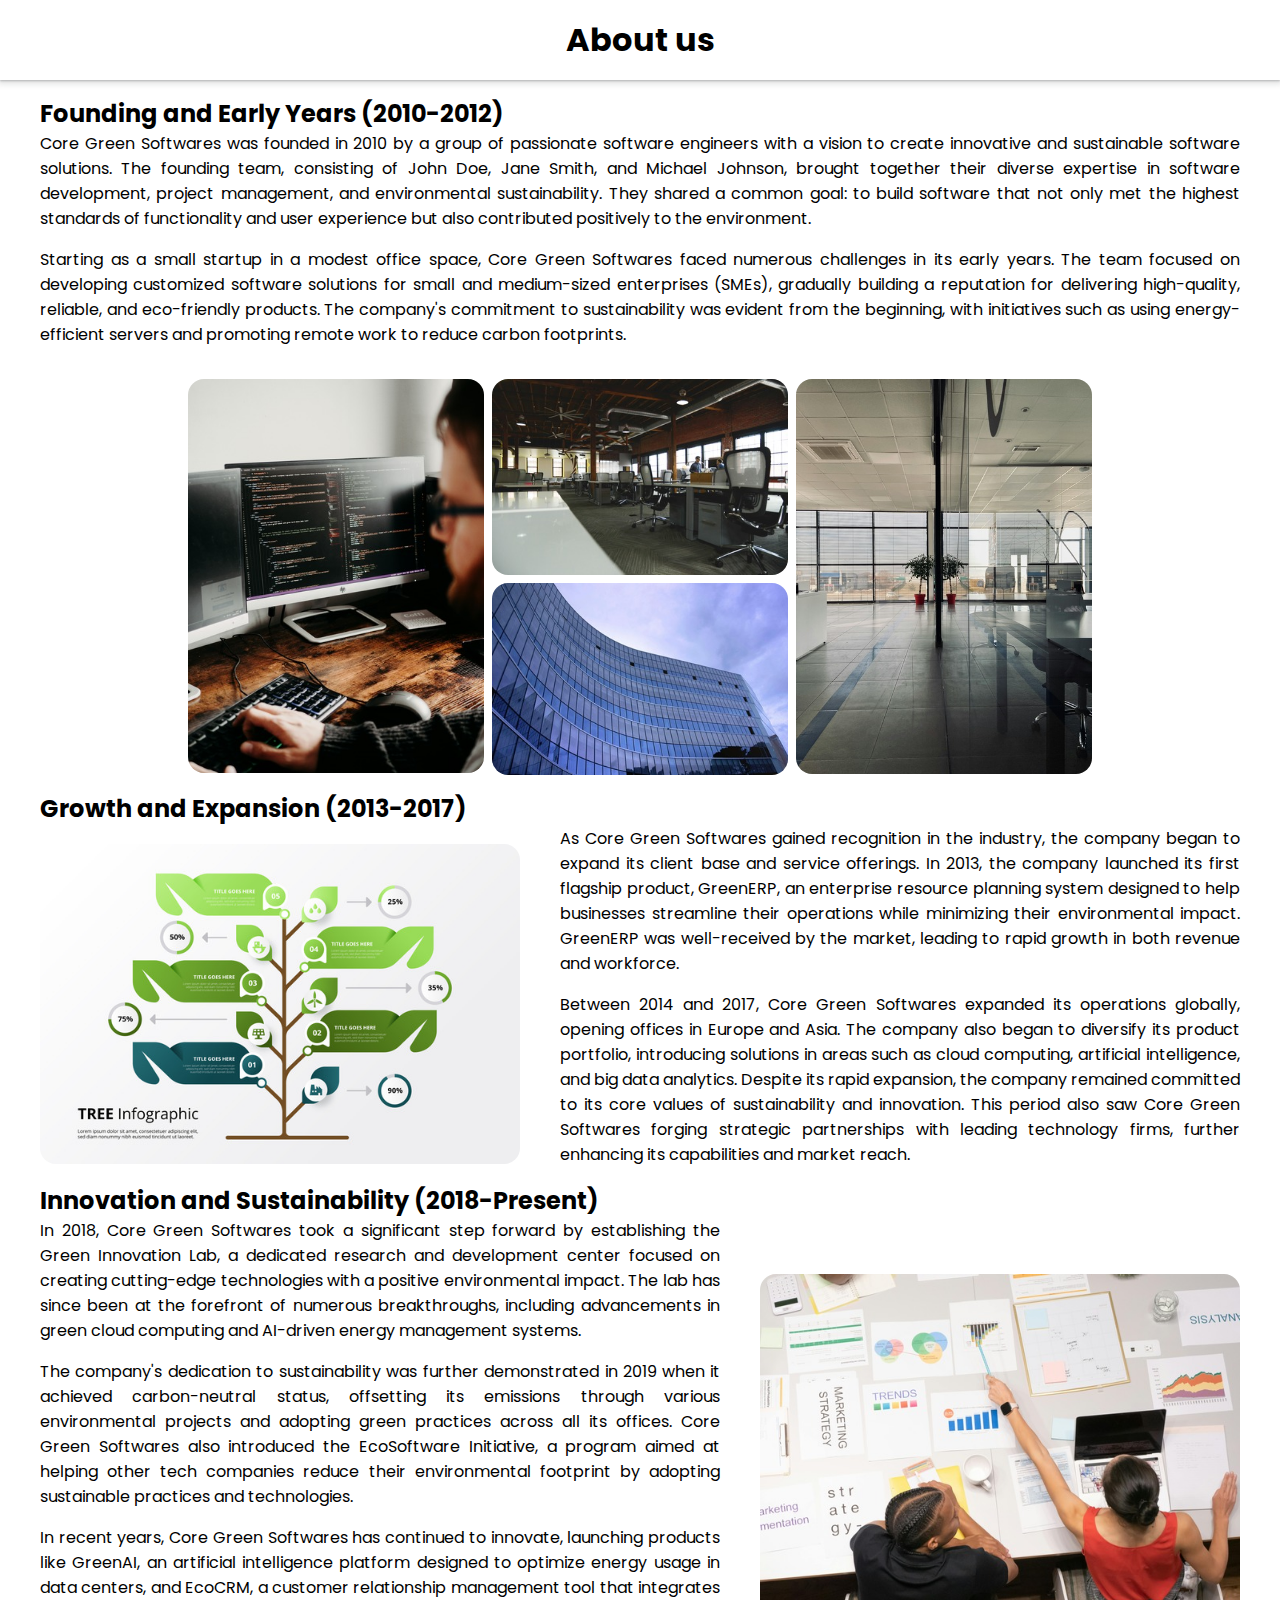
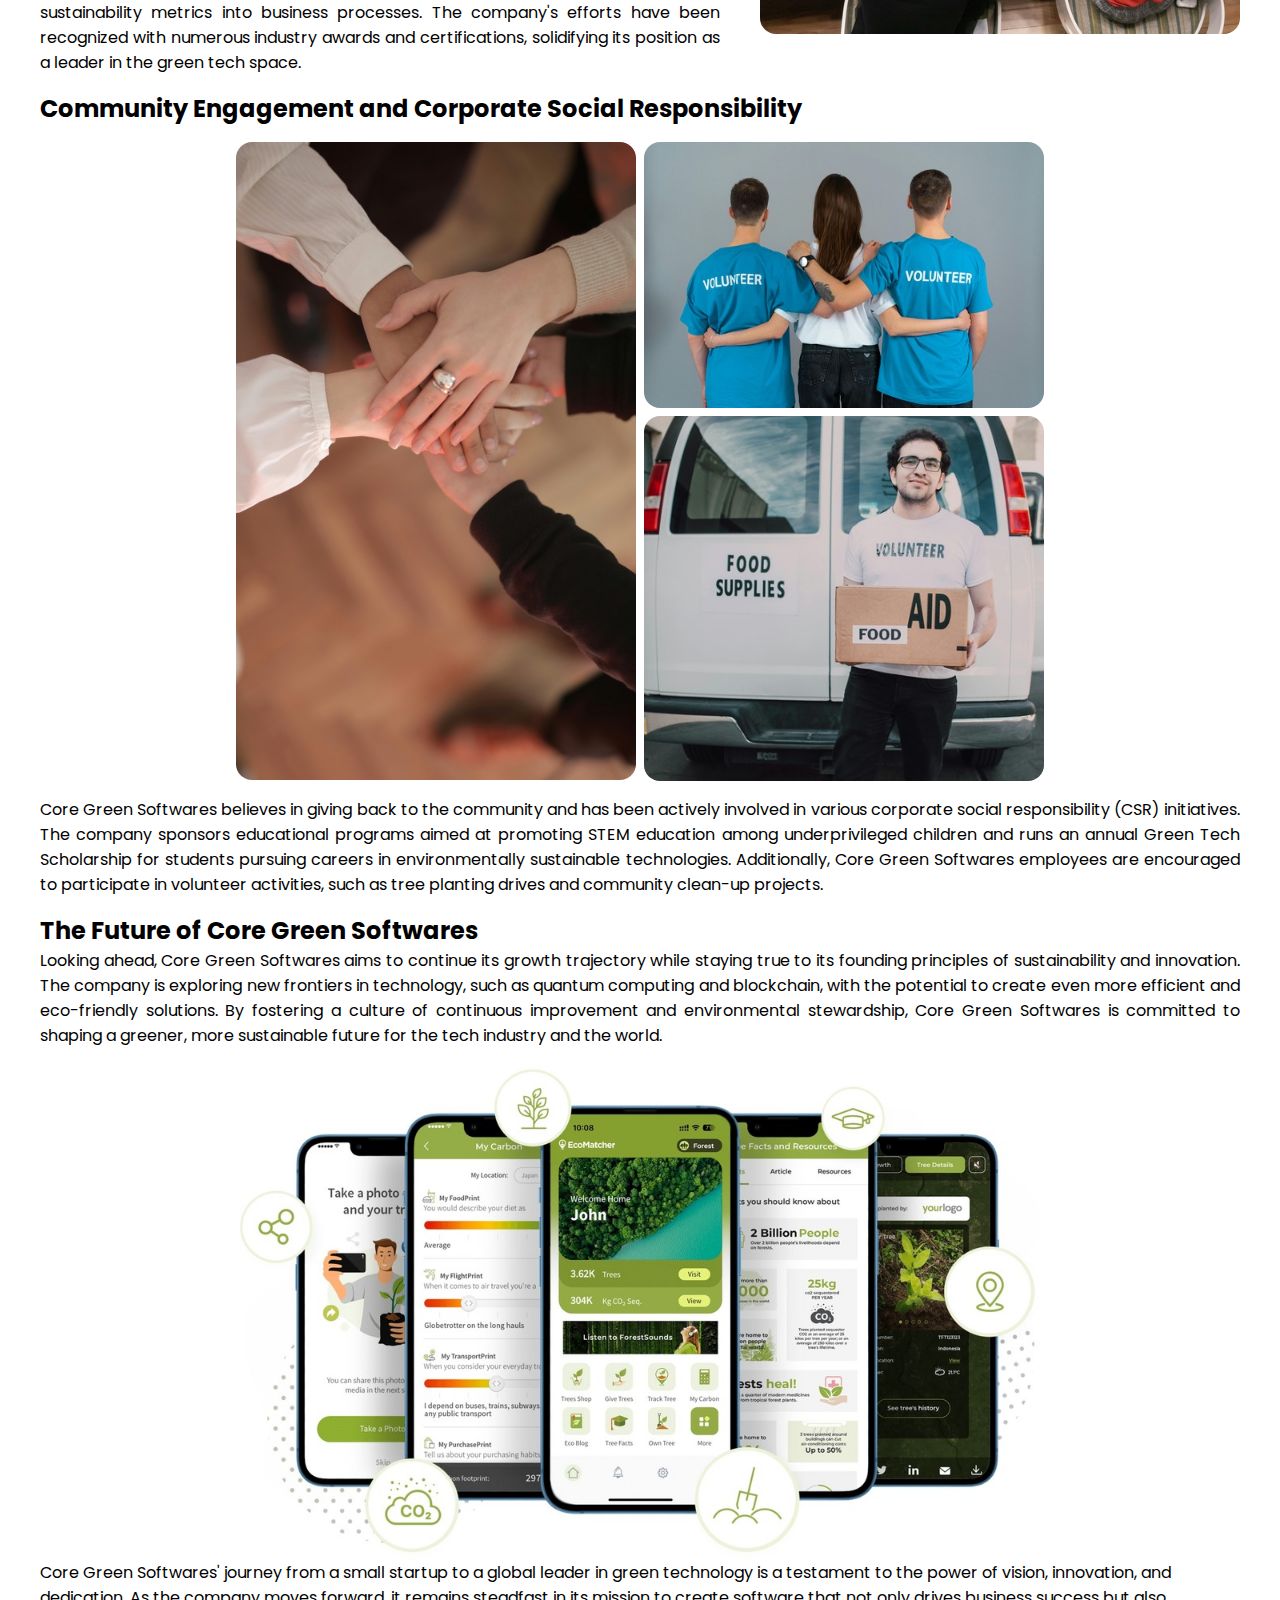
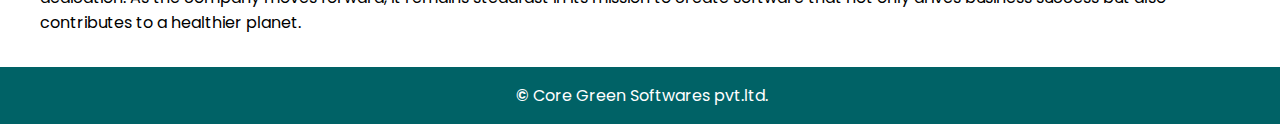
<file: aboutus.html>
<!DOCTYPE html>
<html lang="en">
<head>
    <meta charset="UTF-8">
    <meta name="viewport" content="width=device-width, initial-scale=1.0">
    <title>About</title>
    <link rel="stylesheet" href="./css/about.css">
    <link rel="icon" href="./assets/svg/logo.svg">
</head>
<body>
   <header class="about-us">
    <h1>About us</h1>
   </header>
   <main>
    <section class="founded">
        <h2>Founding and Early Years (2010-2012)</h2>
        <p>Core Green Softwares was founded in 2010 by a group of passionate software engineers with a vision to create innovative and sustainable software solutions. The founding team, consisting of John Doe, Jane Smith, and Michael Johnson, brought together their diverse expertise in software development, project management, and environmental sustainability. They shared a common goal: to build software that not only met the highest standards of functionality and user experience but also contributed positively to the environment.</p>
        <p>Starting as a small startup in a modest office space, Core Green Softwares faced numerous challenges in its early years. The team focused on developing customized software solutions for small and medium-sized enterprises (SMEs), gradually building a reputation for delivering high-quality, reliable, and eco-friendly products. The company's commitment to sustainability was evident from the beginning, with initiatives such as using energy-efficient servers and promoting remote work to reduce carbon footprints.
        </p>
        <figure class="images">
            <img src="./assets/pexels-startup-stock-photos-7070.jpg" alt="startup">
            <img src="./assets/pexels-balidmr-3801167.jpg" alt="office-layout">
            <img src="./assets/pexels-ingo-188035.jpg" alt="outer-layout">
            <img src="./assets/pexels-fotios-photos-16129728.jpg" alt="working">
        </figure>
       </section>
       <section class="growth">
        <h2>Growth and Expansion (2013-2017)</h2>
        <div class="exp">
            <img src="./assets/7607592.jpg" alt="our-growth">
            <div class="contents">
                <p>As Core Green Softwares gained recognition in the industry, the company began to expand its client base and service offerings. In 2013, the company launched its first flagship product, GreenERP, an enterprise resource planning system designed to help businesses streamline their operations while minimizing their environmental impact. GreenERP was well-received by the market, leading to rapid growth in both revenue and workforce.</p>
                <p>Between 2014 and 2017, Core Green Softwares expanded its operations globally, opening offices in Europe and Asia. The company also began to diversify its product portfolio, introducing solutions in areas such as cloud computing, artificial intelligence, and big data analytics. Despite its rapid expansion, the company remained committed to its core values of sustainability and innovation. This period also saw Core Green Softwares forging strategic partnerships with leading technology firms, further enhancing its capabilities and market reach.</p>
            </div>
        </div>
       </section>
       <section class="innovation">
        <h2>Innovation and Sustainability (2018-Present)</h2>
        <div class="about-innovation">
            <img src="./assets/innovation.jpg" alt="innovation">
            <div class="details">
                <p>In 2018, Core Green Softwares took a significant step forward by establishing the Green Innovation Lab, a dedicated research and development center focused on creating cutting-edge technologies with a positive environmental impact. The lab has since been at the forefront of numerous breakthroughs, including advancements in green cloud computing and AI-driven energy management systems.</p>
                <p>The company's dedication to sustainability was further demonstrated in 2019 when it achieved carbon-neutral status, offsetting its emissions through various environmental projects and adopting green practices across all its offices. Core Green Softwares also introduced the EcoSoftware Initiative, a program aimed at helping other tech companies reduce their environmental footprint by adopting sustainable practices and technologies.</p>
                <p>In recent years, Core Green Softwares has continued to innovate, launching products like GreenAI, an artificial intelligence platform designed to optimize energy usage in data centers, and EcoCRM, a customer relationship management tool that integrates sustainability metrics into business processes. The company's efforts have been recognized with numerous industry awards and certifications, solidifying its position as a leader in the green tech space.</p>
            </div>
        </div>
       </section>
       <section class="csr">
        <h2>Community Engagement and Corporate Social Responsibility</h2>
        <figure>
            <img src="./assets/community_engagement.jpg" alt="community-engagement">
            <img src="./assets/csr.jpg" alt="corporate social responsibility">
            <img src="./assets/csr1.jpg" alt="corporate social responsibility">
        </figure>
        <p>Core Green Softwares believes in giving back to the community and has been actively involved in various corporate social responsibility (CSR) initiatives. The company sponsors educational programs aimed at promoting STEM education among underprivileged children and runs an annual Green Tech Scholarship for students pursuing careers in environmentally sustainable technologies. Additionally, Core Green Softwares employees are encouraged to participate in volunteer activities, such as tree planting drives and community clean-up projects.</p>
       </section>
       <section class="future">
        <h2>The Future of Core Green Softwares</h2>
        <p>Looking ahead, Core Green Softwares aims to continue its growth trajectory while staying true to its founding principles of sustainability and innovation. The company is exploring new frontiers in technology, such as quantum computing and blockchain, with the potential to create even more efficient and eco-friendly solutions. By fostering a culture of continuous improvement and environmental stewardship, Core Green Softwares is committed to shaping a greener, more sustainable future for the tech industry and the world.</p>
        <img src="./assets/TreeApp.jpg" alt="tree">
       </section>
       <p>Core Green Softwares' journey from a small startup to a global leader in green technology is a testament to the power of vision, innovation, and dedication. As the company moves forward, it remains steadfast in its mission to create software that not only drives business success but also contributes to a healthier planet.
        </p>
   </main>
   <footer>
    <div class="copyright">
        <p><span>&#169;</span>Core Green Softwares pvt.ltd.</p>
    </div>
   </footer>
</body>
</html>
</file>
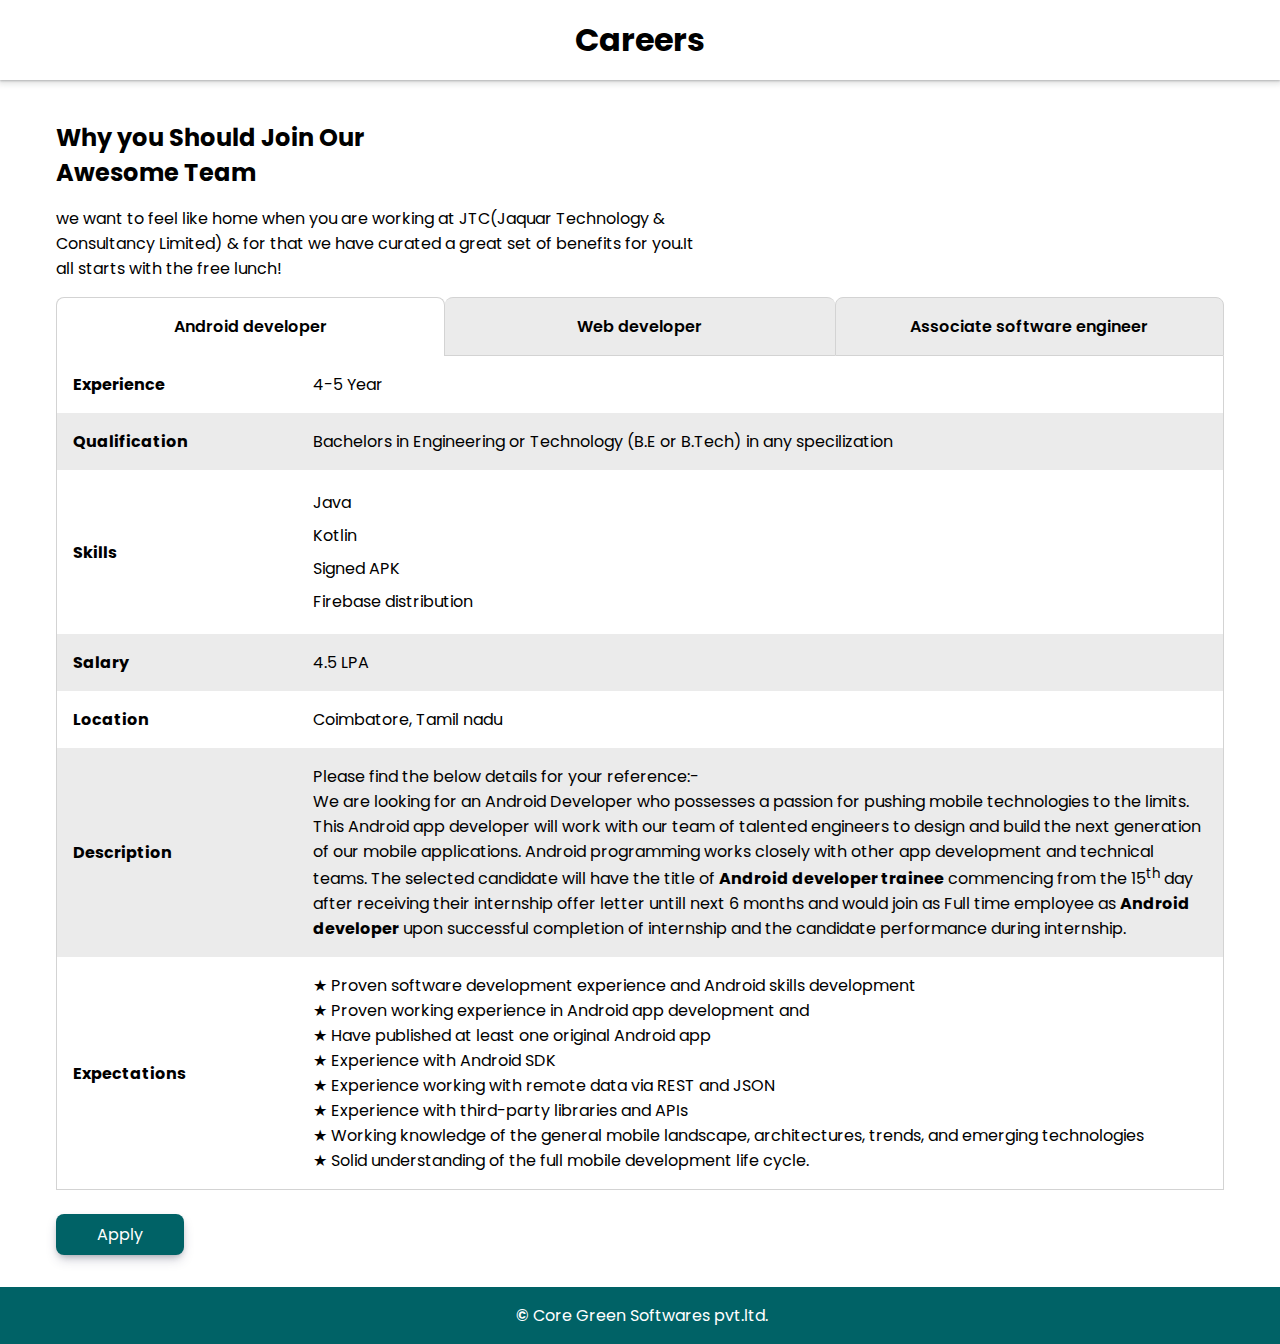
<file: careers.html>
<!DOCTYPE html>
<html lang="en">
<head>
    <meta charset="UTF-8">
    <meta name="viewport" content="width=device-width, initial-scale=1.0">
    <title>Careers</title>
    <link rel="stylesheet" href="./css/careers.css">
    <link rel="icon" href="./assets/svg/logo.svg">
</head>
<body>
    <header>
        <h1>Careers</h1>
    </header>
    <main>
        <section class="why-join-us">
            <h2>Why you Should Join Our <br>
                Awesome Team</h2>
            <p>we want to feel like home when you are working at JTC(Jaquar Technology & Consultancy Limited) & for that we have curated a great set of benefits for you.It all starts with the free lunch!</p>
        </section>
        <nav>
            <ul>
                <li id="android-developer-role" class="active-tab">Android developer</li>
                <li id="web-developer-role">Web developer</li>
                <li id="asengineer-role">Associate software engineer</li>
            </ul>
        </nav>
        <section class="detailed-overview">
            <!--Android developer-->
            <table id="android-developer" class="android-developer">
                <tbody>
                    <tr>
                        <th>Experience</th>
                        <td>4-5 Year</td>
                    </tr>
                    <tr>
                        <th>Qualification</th>
                        <td>Bachelors in Engineering or Technology (B.E or B.Tech) in any specilization</td>
                    </tr>
                    <tr>
                        <th>Skills</th>
                        <td>
                            <ul>
                                <li>Java</li>
                                <li>Kotlin</li>
                                <li>Signed APK</li>
                                <li>Firebase distribution</li>
                            </ul>
                        </td>
                    </tr>
                    <tr>
                        <th>Salary</th>
                        <td>4.5 LPA</td>
                    </tr>
                    <tr>
                        <th>Location</th>
                        <td>Coimbatore, Tamil nadu</td>
                    </tr>
                    <tr>
                        <th>Description</th>
                        <td>Please find the below details for your reference:- <br>
                        We are looking for an Android Developer who possesses a passion for pushing mobile technologies to the limits. This Android app developer will work with our team of talented engineers to design and build the next generation of our mobile applications. Android programming works closely with other app development and technical teams.
                        The selected candidate will have the title of <strong>Android developer trainee</strong> commencing from the 15<sup>th</sup> day after receiving their internship offer letter untill next 6 months and would join as Full time employee as <strong>Android developer</strong> upon successful completion of internship and the candidate performance during internship.
                        </td>
                    </tr>
                    <tr>
                        <th>Expectations</th>
                        <td>
                            &#9733; Proven software development experience and Android skills development <br>
                            &#9733; Proven working experience in Android app development and <br>
                            &#9733; Have published at least one original Android app <br>
                            &#9733; Experience with Android SDK <br>
                            &#9733; Experience working with remote data via REST and JSON <br>
                            &#9733; Experience with third-party libraries and APIs <br>
                            &#9733; Working knowledge of the general mobile landscape, architectures, trends, and emerging technologies <br>
                            &#9733; Solid understanding of the full mobile development life cycle. <br>
                        </td>
                    </tr>
                </tbody>
            </table>
            <!--Web developer-->
            <table id="web-developer" class="Web-developer">
                <tbody>
                    <tr>
                        <th>Experience</th>
                        <td>0-1 Year</td>
                    </tr>
                    <tr>
                        <th>Qualification</th>
                        <td>Bachelors in Engineering or Technology (B.E or B.Tech) in any specilization</td>
                    </tr>
                    <tr>
                        <th>Skills</th>
                        <td>
                            <ul>
                                <li>HTML</li>
                                <li>CSS</li>
                                <li>Javascript</li>
                                <li>ReactJS or AngularJS</li>
                                <li>NodeJS</li>
                                <li>MongoDB and MySQL</li>
                                <li>Bootstrap or tailwind CSS is an added advantage</li>
                            </ul>
                        </td>
                    </tr>
                    <tr>
                        <th>Salary</th>
                        <td>5 LPA</td>
                    </tr>
                    <tr>
                        <th>Location</th>
                        <td>Coimbatore, Tamil nadu</td>
                    </tr>
                    <tr>
                        <th>Description</th>
                        <td>Please find the below details for your reference:- <br>
                        A Web Developer is a professional who is responsible for the design and construction of websites. They ensure that sites meet user expectations by ensuring they look good, run smoothly and offer easy access points with no loading issues between pages or error messages.
                        We are looking for an outstanding Web Developer to be responsible for the coding, innovative design and layout of our website. Web developer responsibilities include building our website from concept all the way to completion from the bottom up, fashioning everything from the home page to site layout and function.
                        The selected candidate will have the title of <strong>Web developer trainee</strong> commencing from the 15<sup>th</sup> day after receiving their internship offer letter untill next 6 months and would join as Full time employee as <strong>Full stack web developer</strong> upon successful completion of internship and the candidate performance during internship.
                        </td>
                    </tr>
                    <tr>
                        <th>Expectations</th>
                        <td>
                            &#9733; Proven working experience in web programming <br>
                            &#9733; Top-notch programming skills and in-depth knowledge of modern HTML/CSS <br>
                            &#9733; Familiarity with at least one of the following programming languages: NodeJS, ExpressJS, Javascript<br>
                            &#9733; A solid understanding of how web applications work including security, session management, and best development practices <br>
                            &#9733; Adequate knowledge of relational database systems, Object Oriented Programming and web application development <br>
                            &#9733; Hands-on experience with network diagnostics, network analytics tools <br>
                            &#9733; Basic knowledge of Search Engine Optimization process <br>
                            &#9733; Aggressive problem diagnosis and creative problem solving skills <br>
                            &#9733; Strong organizational skills to juggle multiple tasks within the constraints of  timelines and budgets with business acumen <br>
                            &#9733; Ability to work and thrive in a fast-paced environment, learn rapidly and master diverse web technologies and techniques.
                        </td>
                    </tr>
                </tbody>
            </table>
            <!--Associate software engineer-->
            <table id="ASEngineer" class="ASEngineer">
                <tbody>
                    <tr>
                        <th>Experience</th>
                        <td>1-3 Year</td>
                    </tr>
                    <tr>
                        <th>Qualification</th>
                        <td>Bachelors in Engineering or Technology (B.E or B.Tech) in any specilization</td>
                    </tr>
                    <tr>
                        <th>Skills</th>
                        <td>
                            <ul>
                                <li>C++</li>
                                <li>C#</li>
                                <li>Java</li>
                                <li>Spring</li>
                                <li>Selenium</li>
                            </ul>
                        </td>
                    </tr>
                    <tr>
                        <th>Salary</th>
                        <td>5 LPA</td>
                    </tr>
                    <tr>
                        <th>Location</th>
                        <td>Coimbatore, Tamil nadu</td>
                    </tr>
                    <tr>
                        <th>Description</th>
                        <td>Please find the below details for your reference:- <br>
                        An associate software engineer is an employee who designs, develops and uses software applications, and systems. They work as a part of the software engineering team and possess excellent programming skills. They contribute to various aspects of the software development lifecycle (SDLC), including designing, testing and debugging code. Part of their job involves helping the quality assurance team test the software before releasing it to customers. Their role can vary depending on the industry in which they work.
                        The selected candidate will have the title of <strong>Software Engineer trainee</strong> commencing from the 15<sup>th</sup> day after receiving their internship offer letter untill next 6 months and would join as Full time employee as <strong>Software Engineer</strong> upon successful completion of internship and the candidate performance during internship.
                        </td>
                    </tr>
                    <tr>
                        <th>Expectations</th>
                        <td>
                            &#9733; Designing and implementing build procedures that support hardware, and software product development <br>
                            &#9733; Designing, coding, testing and documenting new computer systems, and applications <br>
                            &#9733; Recommending improvements to design concepts and existing software <br>
                            &#9733; Developing different prototypes to show the application of new technologies <br>
                            &#9733; Running and debugging existing code to determine, and solve errors <br>
                            &#9733; Writing software application codes and systems in programming languages, such as Java, C++ or Python, to build new applications <br>
                            &#9733; Interacting with clients to understand their issues and needs <br>
                            &#9733; Monitoring the performance of internal systems <br>
                            &#9733; Collecting feedback from users regarding a program's functionality <br>
                            &#9733; Contributing to all phases of the SDLC <br>
                            &#9733; Creating technical documentation such as diagrams and flowcharts <br>
                            &#9733; Providing feedback to team members and management teams <br>
                            &#9733; Managing packages, integration, libraries and testing tools <br>
                            &#9733; Devising solutions to minor programming bugs <br>
                            &#9733; Reviewing proposals and interviewing vendors for reliability, and security issues <br>
                        </td>
                    </tr>
                </tbody>
            </table>
        </section>
        <!-- <hr>
        <section class="apply">
            <h2>Apply for this role:-</h2>
            <form novalidate class="application-form">
                <label for="first-name">First name <span class="asterics">*</span></label>
                <input placeholder="first name" type="text" id="first-name" name="first-name" autocomplete="off">
                <p id="first-name-warn" class="warn">This field is required!</p>
                <label for="last-name">Last name <span class="asterics">*</span></label>
                <input placeholder="last name" type="text" id="last-name" name="last-name" autocomplete="off">
                <p id="last-name-warn" class="warn">This field is required!</p>
                <label for="degree">Highest qualification <span class="asterics">*</span></label>
                <select name="degree" id="degree" autocomplete="off">
                    <option value="">Select</option>
                    <option value="B.E">B.E</option>
                    <option value="M.E">M.E</option>
                    <option value="B.Tech">B.Tech</option>
                    <option value="M.Tech">M.Tech</option>
                    <option value="BSC">BSC</option>
                    <option value="MSC">MSC</option>
                    <option value="BCA">BCA</option>
                    <option value="MCA">MCA</option>
                    <option value="BA">BA</option>
                    <option value="MA">MA</option>
                    <option value="HSC(+2)">HSC (+2)</option>
                    <option value="SSLC">SSLC</option>
                    <option value="Other">Other</option>
                </select>
                <p id="degree-warn" class="warn">This field is required!</p>
                <label for="stream">Stream in highest qualification<span class="asterics">*</span></label>
                <input placeholder="Stream in highest qualification" type="text" id="stream" name="stream" autocomplete="off">
                <p id="stream-warn" class="warn">This field is required!</p>
                <label for="email">Email <span class="asterics">*</span></label>
                <input placeholder="Email" type="email" id="email" name="email" autocomplete="off">
                <p id="email-warn" class="warn">This field is required!</p>
                <label for="phone-number">Phone number <span class="asterics">*</span></label>
                <input placeholder="Phone number" type="number" maxlength="10" id="phone-number" name="phone-number" autocomplete="off">
                <p id="phone-number-warn" class="warn">This field is required!</p>
                <label for="yop">Year of passing <span class="asterics">*</span></label>
                <input placeholder="Year of passing" type="number" min="1500" max="2025" id="yop" name="yop" autocomplete="off">
                <p id="yop-warn" class="warn">This field is required!</p>
                <label for="position">Position applying for <span class="asterics">*</span></label>
                <input disabled value="Android developer" placeholder="Position applying for" type="text" id="position" name="position" autocomplete="off">
                <p id="position-warn" class="warn">This field is required!</p>
                <button onclick="apply()" type="button">Apply</button>
            </form>
        </section>
        <section id="response-message" class="response-message">
            <p>&#9989; Thanks for applying! We will get you back shortly if you are a good fit.</p>
        </section> -->
        <button onclick="gotoProfile()" type="button">Apply</button>
    </main>
    <footer>
        <div class="copyright">
            <p><span>&#169;</span>Core Green Softwares pvt.ltd.</p>
        </div>
    </footer>
    <script src="https://ajax.googleapis.com/ajax/libs/jquery/3.7.1/jquery.min.js"></script>
    <script src="./js/careers.js"></script>
</body>
</html>
</file>
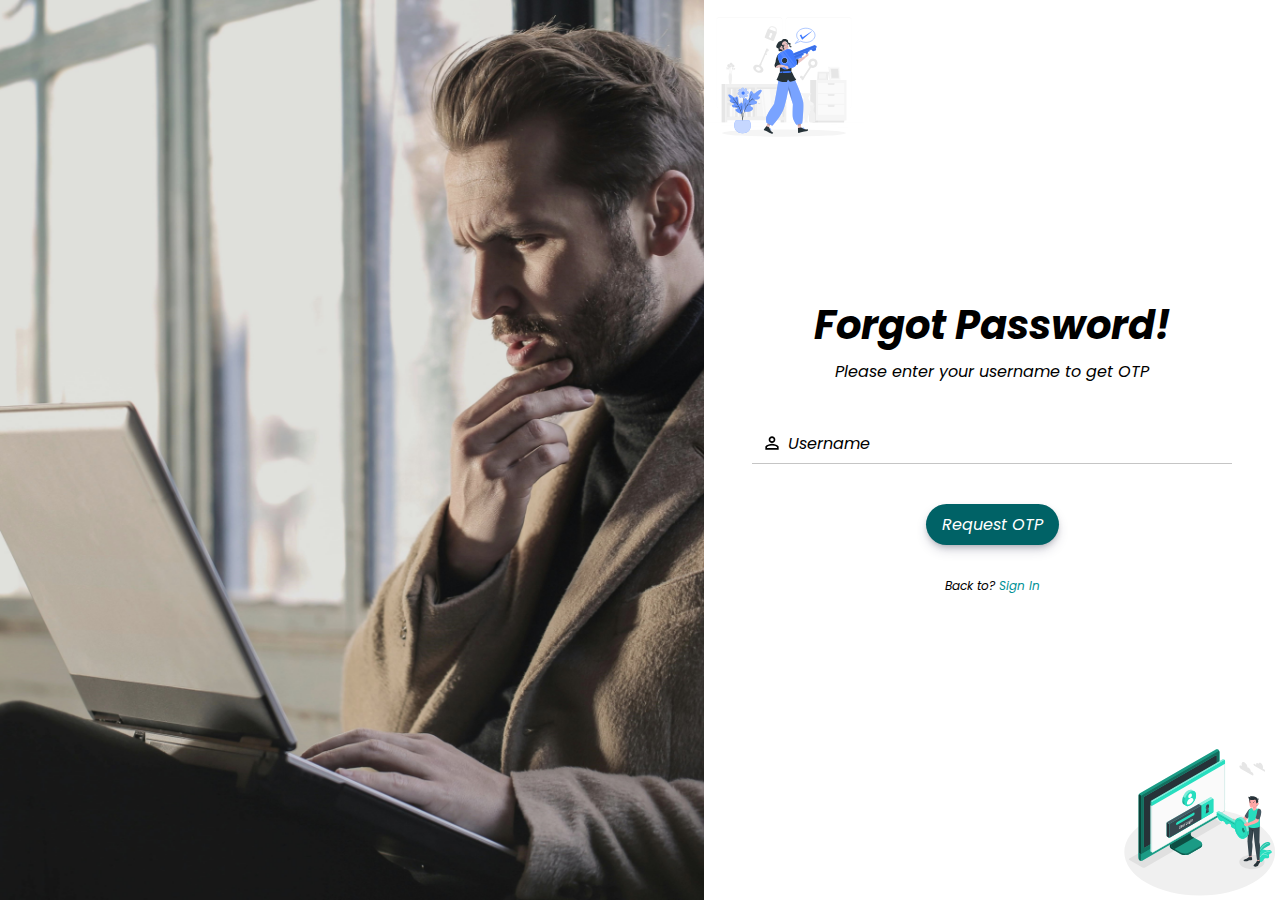
<file: forgot_credentials.html>
<!DOCTYPE html>
<html lang="en">
<head>
    <meta charset="UTF-8">
    <meta name="viewport" content="width=device-width, initial-scale=1.0">
    <link rel="stylesheet" href="./css/fogot_credentials.css">
    <link rel="icon" href="./assets/svg/logo.svg">
    <title>Forgot credentials</title>
</head>
<body>
    <div class="left-side"></div>
    <div class="right-side">
        <div id="response-message" class="response-message">Something went wrong!</div>
        <form novalidate name="forgot-credentials-form" id="forgot-credentials-form">
            <h1>Forgot Password!</h1>
            <p>Please enter your username to get OTP</p>
            <div class="input">
                <input type="text" name="username" id="username" autocomplete="off" required>
                <p id="username_warn" class="username-warn">This field is required!</p>
                <label for="username"><span><img src="./assets/svg/username.svg" alt="username"></span>Username</label>
                <div class="line"></div>
            </div>
            <button onclick="send_OTP()" type="button">Request OTP</button>
            <p onclick="window.location.replace('login.html')" class="sign-up">Back to? <span id="sign-up-button">Sign In</span></p>
        </form>
        <form style="display: none;" name="enter-otp" id="enter-otp">
            <h1>Reset Password!</h1>
            <p>Please enter OTP received in your mail to reset your password</p>
            <div class="input">
                <input maxlength="5" type="text" name="otp" id="otp" autocomplete="off" required>
                <p id="otp_warn" class="otp-warn">This field is required!</p>
                <div class="line"></div>
            </div>
            <button onclick="verify_OTP()" type="button">Submit</button>
            <p class="sign-up">Not for this account? <span id="sign-up-button">Change username</span></p>
            <p onclick="window.location.replace('login.html')" class="sign-up">Back to? <span id="sign-up-button">Sign In</span></p>
        </form>
        <form style="display: none;" novalidate name="reset-password-form" id="reset-password-form">
            <h1>Reset Password!</h1>
            <p>Please enter new password and confirm</p>
            <div class="input">
                <input type="password" name="password" id="password" autocomplete="off" required>
                <p id="password_warn" class="password-warn">This field is required!</p>
                <label for="password"><span><img src="./assets/svg/password.svg" alt="username"></span>New password</label>
                <div class="line"></div>
            </div>
            <div class="input">
                <input type="password" name="confirm-password" id="confirm-password" autocomplete="off" required>
                <p id="con_password_warn" class="con-password-warn">This field is required!</p>
                <label for="confirm-password"><span><img src="./assets/svg/password.svg" alt="username"></span>Confirm new password</label>
                <div class="line"></div>
            </div>
            <button onclick="reset_password()" type="button">Submit</button>
            <p onclick="window.location.replace('login.html')" class="sign-up">Back to? <span id="sign-up-button">Sign In</span></p>
        </form>
        <div class="login-ui-icon"></div>
        <div class="login-ui-icon-1"></div>
    </div>
    <div id="spinner" class="spinner">
        <svg>
            <circle cx="50%" cy="50%" r="1.25rem"></circle>
        </svg>
    </div>
    <script src="https://ajax.googleapis.com/ajax/libs/jquery/3.7.1/jquery.min.js"></script>
    <script src="./js/forgot_credentials.js"></script>
</body>
</html>
</file>
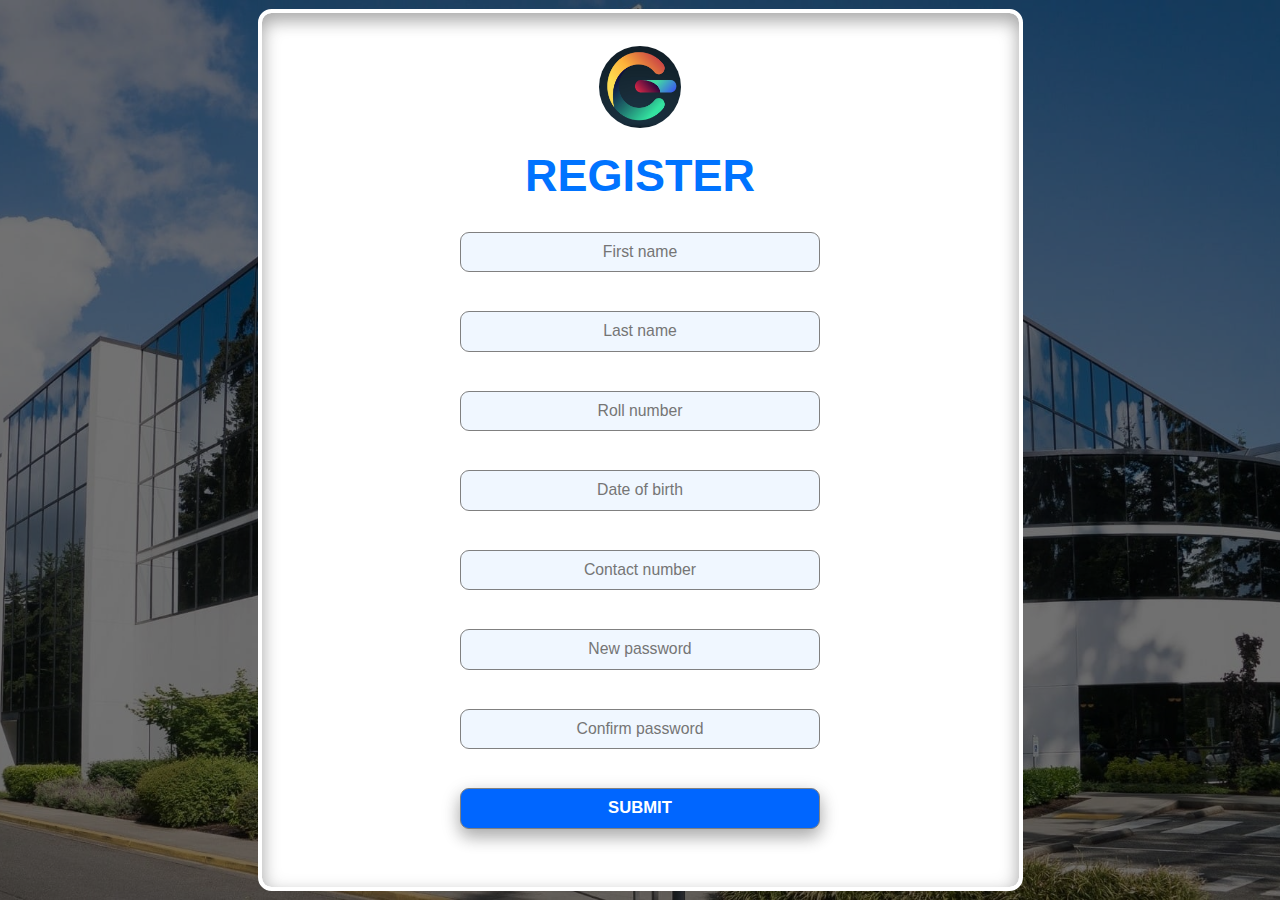
<file: register.html>
<!DOCTYPE html>
<html lang="en">
<head>
    <meta charset="UTF-8">
    <meta http-equiv="X-UA-Compatible" content="IE=edge">
    <meta name="viewport" content="width=device-width, initial-scale=1.0">
    <link rel="stylesheet" href="css/register.css">
    <link rel="icon" href="assets/IT_logo.jpg">
    <script src="https://cdnjs.cloudflare.com/ajax/libs/jquery/3.6.4/jquery.min.js"></script>
    <title>register</title>
</head>
<body>
    <form id="Mainframe" name="Mainframe" method="post">
    <div class="right">
    <img id="logo" src="assets/IT_logo.jpg">
    <h2 id="log">REGISTER</h2>
    <div class="innerframe">
    <p id="success_msg">Account created successfully</p>
    <input type="text" id="fname" name="fname" placeholder="First name">
    <p id="warn_fname">This field couldn't be empty</p>
    <input type="text" id="lname" name="lname" placeholder="Last name">
    <p id="warn_lname">This field couldn't be empty</p>
    <input type="text" id="r_no" name="r_no" placeholder="Roll number">
    <p id="warn_rno">This field couldn't be empty</p>
    <input type="text" id="dob" name="dob" placeholder="Date of birth" onfocus="(this.type='date')" onblur="(this.type='text')">
    <p id="warn_dob">This field couldn't be empty</p>
    <input type="number" id="contact" name="contact" placeholder="Contact number">
    <p id="warn_cont">This field couldn't be empty</p>
    <input type="password" id="pass1" name="pass1" placeholder="New password">
    <p id="warn_pass">This field couldn't be empty</p>
    </div>
    <input type="password" id="pass2" name="pass2" placeholder="Confirm password">
    <p id="warn_conpass">This field couldn't be empty</p>
    <button id="btn" onclick="return registration()">SUBMIT</button><br>
    </div>
    </form>
    <div class="spinner_container">
        <div class="spinner"></div>
    </div>
    <script src="js/register.js"></script>
</body>
</html>
</file>
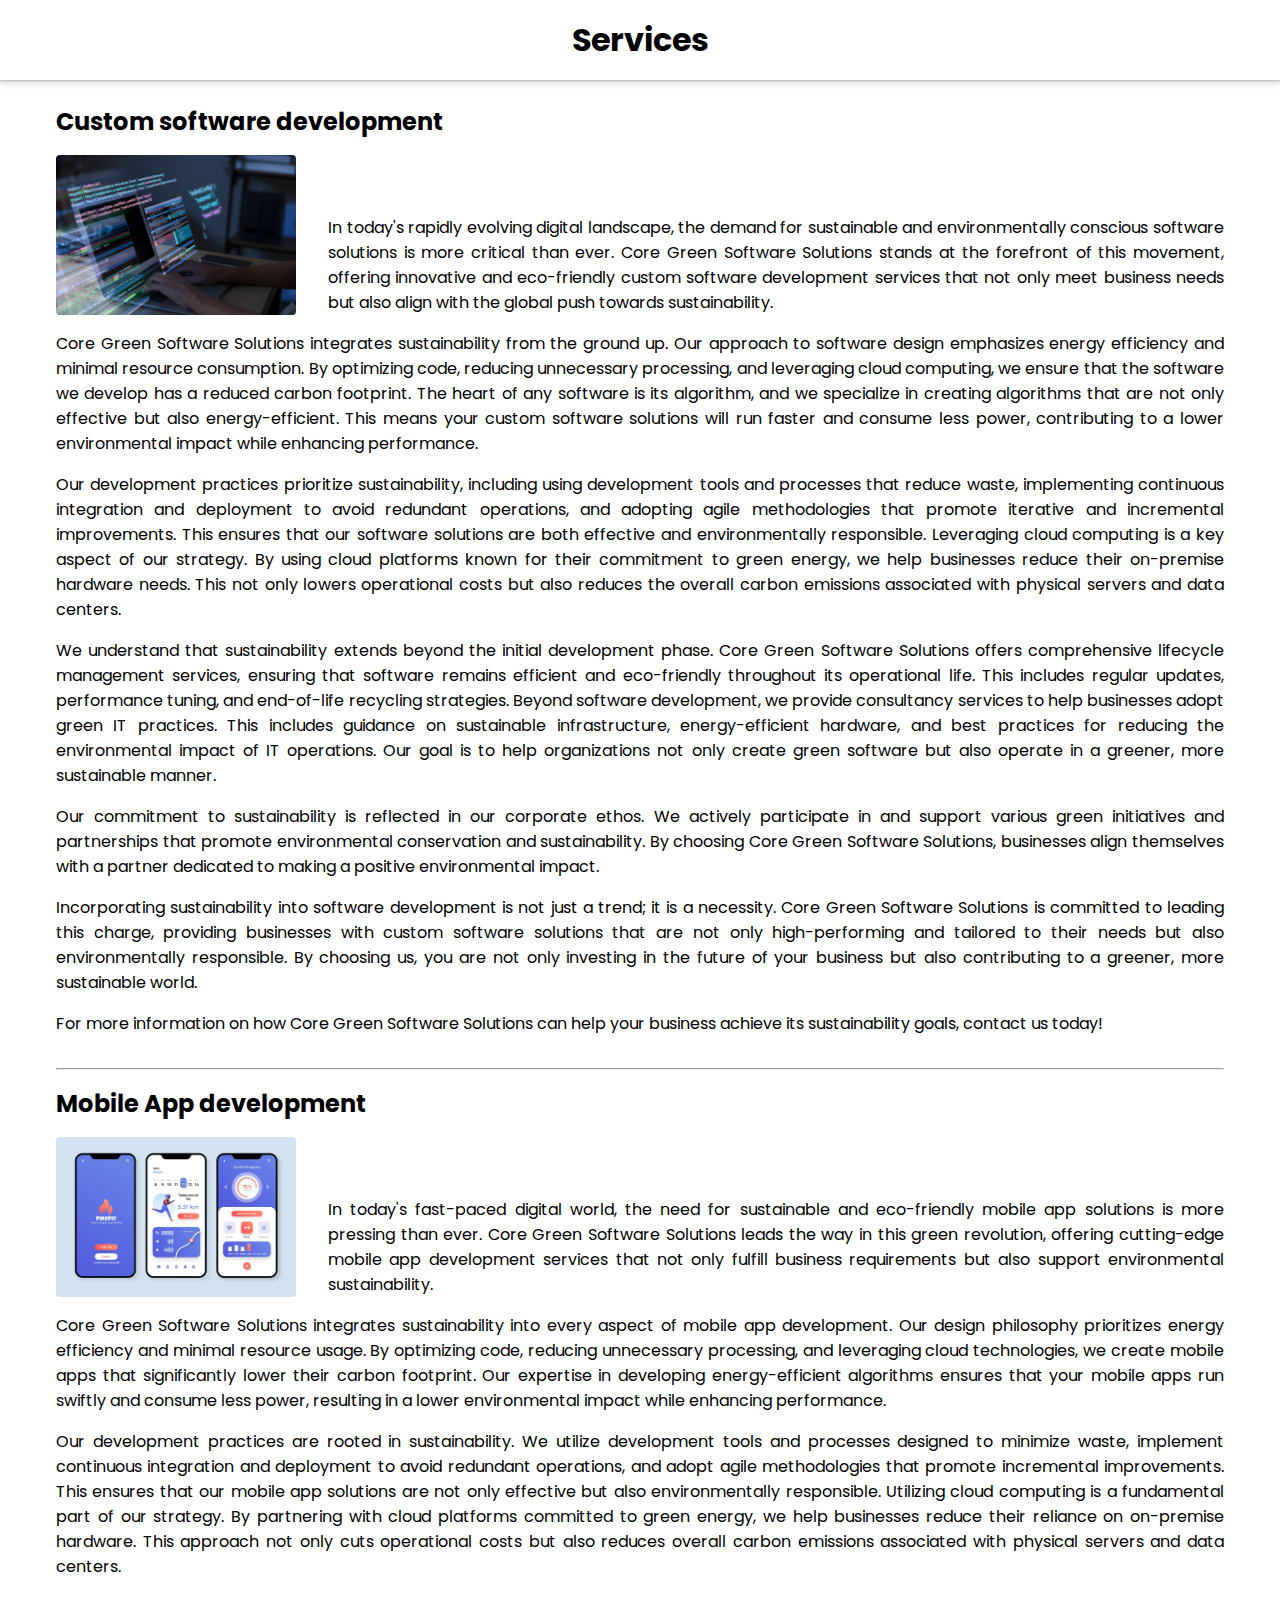
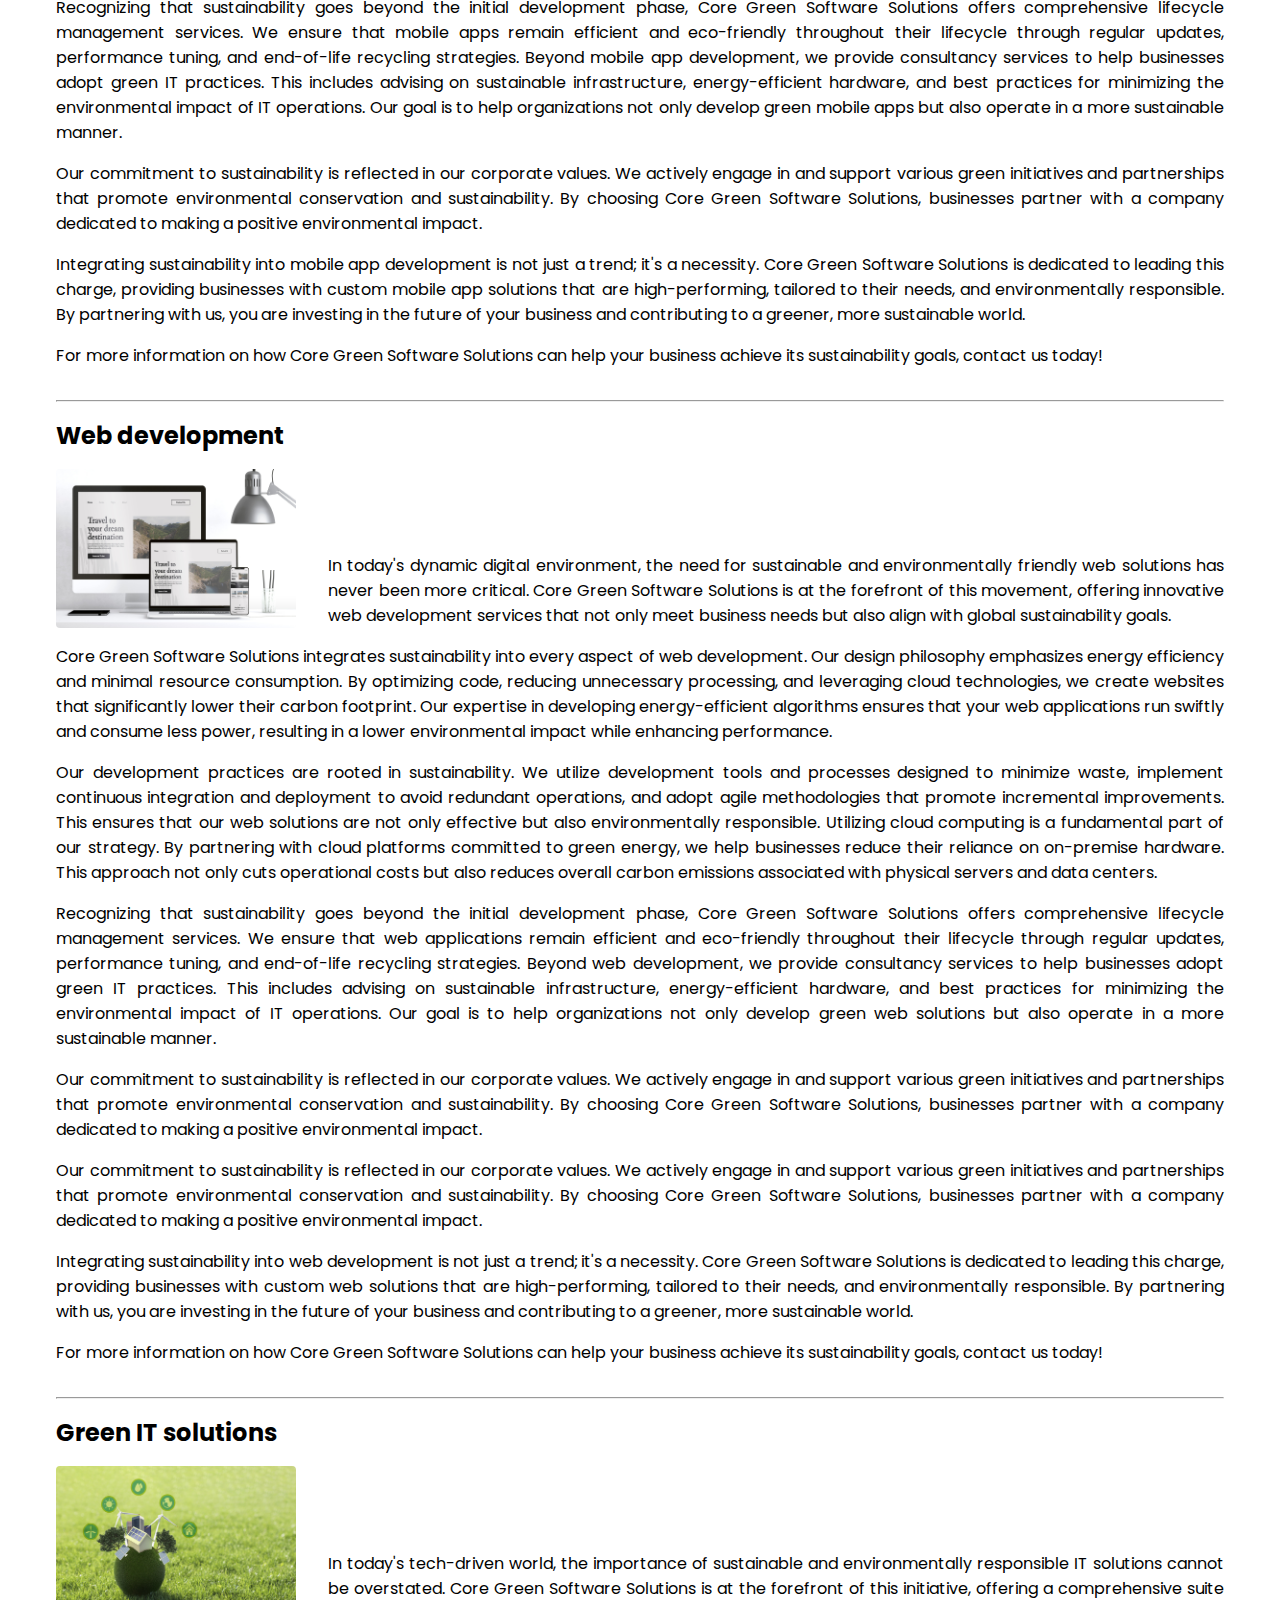
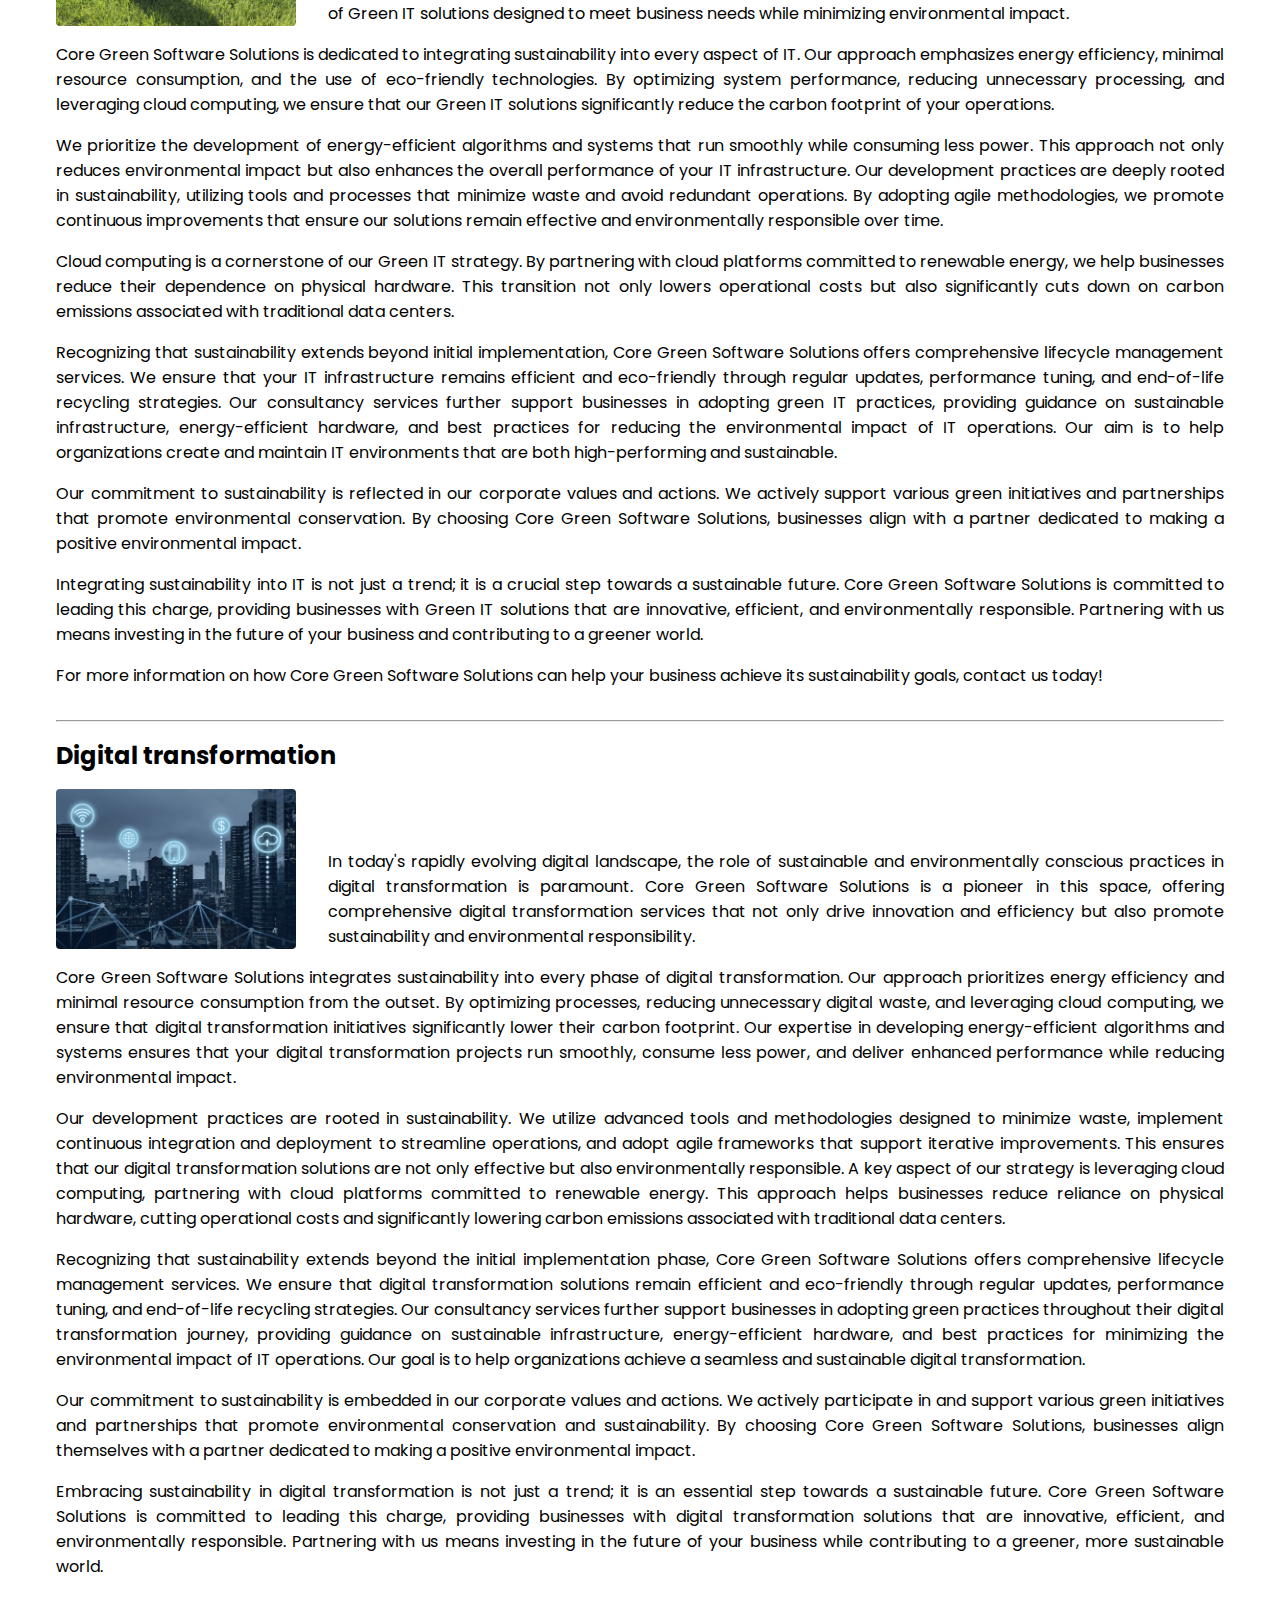
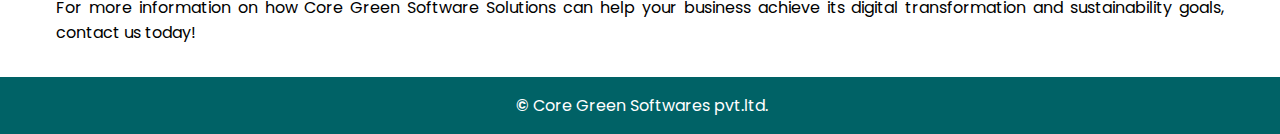
<file: services.html>
<!DOCTYPE html>
<html lang="en">
<head>
    <meta charset="UTF-8">
    <meta name="viewport" content="width=device-width, initial-scale=1.0">
    <title>Services</title>
    <link rel="stylesheet" href="./css/services.css">
    <link rel="icon" href="./assets/svg/logo.svg">
</head>
<body>
    <header>
        <h1>Services</h1>
    </header>
    <main>
        <section id="custom-software-developement" class="custom-software-developement">
            <h2>Custom software development</h2>
            <p><img src="./assets/custom-software-developement.jpg" alt="csd">
            In today's rapidly evolving digital landscape, the demand for sustainable and environmentally conscious software solutions is more critical than ever. Core Green Software Solutions stands at the forefront of this movement, offering innovative and eco-friendly custom software development services that not only meet business needs but also align with the global push towards sustainability.</p>
            <p>Core Green Software Solutions integrates sustainability from the ground up. Our approach to software design emphasizes energy efficiency and minimal resource consumption. By optimizing code, reducing unnecessary processing, and leveraging cloud computing, we ensure that the software we develop has a reduced carbon footprint. The heart of any software is its algorithm, and we specialize in creating algorithms that are not only effective but also energy-efficient. This means your custom software solutions will run faster and consume less power, contributing to a lower environmental impact while enhancing performance.</p>
            <p>Our development practices prioritize sustainability, including using development tools and processes that reduce waste, implementing continuous integration and deployment to avoid redundant operations, and adopting agile methodologies that promote iterative and incremental improvements. This ensures that our software solutions are both effective and environmentally responsible. Leveraging cloud computing is a key aspect of our strategy. By using cloud platforms known for their commitment to green energy, we help businesses reduce their on-premise hardware needs. This not only lowers operational costs but also reduces the overall carbon emissions associated with physical servers and data centers.</p>
            <p>We understand that sustainability extends beyond the initial development phase. Core Green Software Solutions offers comprehensive lifecycle management services, ensuring that software remains efficient and eco-friendly throughout its operational life. This includes regular updates, performance tuning, and end-of-life recycling strategies. Beyond software development, we provide consultancy services to help businesses adopt green IT practices. This includes guidance on sustainable infrastructure, energy-efficient hardware, and best practices for reducing the environmental impact of IT operations. Our goal is to help organizations not only create green software but also operate in a greener, more sustainable manner.</p>
            <p>Our commitment to sustainability is reflected in our corporate ethos. We actively participate in and support various green initiatives and partnerships that promote environmental conservation and sustainability. By choosing Core Green Software Solutions, businesses align themselves with a partner dedicated to making a positive environmental impact.</p>
            <p>Incorporating sustainability into software development is not just a trend; it is a necessity. Core Green Software Solutions is committed to leading this charge, providing businesses with custom software solutions that are not only high-performing and tailored to their needs but also environmentally responsible. By choosing us, you are not only investing in the future of your business but also contributing to a greener, more sustainable world.</p>
            <p>For more information on how Core Green Software Solutions can help your business achieve its sustainability goals, contact us today!</p>
        </section>
        <hr id="mobile-app-development">
        <section class="mobile-app-development">
            <h2>Mobile App development</h2>
            <p>
                <img src="./assets/Mobile-app.jpg" alt="mad">
                In today's fast-paced digital world, the need for sustainable and eco-friendly mobile app solutions is more pressing than ever. Core Green Software Solutions leads the way in this green revolution, offering cutting-edge mobile app development services that not only fulfill business requirements but also support environmental sustainability.
            </p>
            <p>Core Green Software Solutions integrates sustainability into every aspect of mobile app development. Our design philosophy prioritizes energy efficiency and minimal resource usage. By optimizing code, reducing unnecessary processing, and leveraging cloud technologies, we create mobile apps that significantly lower their carbon footprint. Our expertise in developing energy-efficient algorithms ensures that your mobile apps run swiftly and consume less power, resulting in a lower environmental impact while enhancing performance.</p>
            <p>Our development practices are rooted in sustainability. We utilize development tools and processes designed to minimize waste, implement continuous integration and deployment to avoid redundant operations, and adopt agile methodologies that promote incremental improvements. This ensures that our mobile app solutions are not only effective but also environmentally responsible. Utilizing cloud computing is a fundamental part of our strategy. By partnering with cloud platforms committed to green energy, we help businesses reduce their reliance on on-premise hardware. This approach not only cuts operational costs but also reduces overall carbon emissions associated with physical servers and data centers.</p>
            <p>Recognizing that sustainability goes beyond the initial development phase, Core Green Software Solutions offers comprehensive lifecycle management services. We ensure that mobile apps remain efficient and eco-friendly throughout their lifecycle through regular updates, performance tuning, and end-of-life recycling strategies. Beyond mobile app development, we provide consultancy services to help businesses adopt green IT practices. This includes advising on sustainable infrastructure, energy-efficient hardware, and best practices for minimizing the environmental impact of IT operations. Our goal is to help organizations not only develop green mobile apps but also operate in a more sustainable manner.</p>
            <p>Our commitment to sustainability is reflected in our corporate values. We actively engage in and support various green initiatives and partnerships that promote environmental conservation and sustainability. By choosing Core Green Software Solutions, businesses partner with a company dedicated to making a positive environmental impact.</p>
            <p>Integrating sustainability into mobile app development is not just a trend; it's a necessity. Core Green Software Solutions is dedicated to leading this charge, providing businesses with custom mobile app solutions that are high-performing, tailored to their needs, and environmentally responsible. By partnering with us, you are investing in the future of your business and contributing to a greener, more sustainable world.</p>
            <p>For more information on how Core Green Software Solutions can help your business achieve its sustainability goals, contact us today!</p>
        </section>
        <hr id="web-development">
        <section class="web-development">
            <h2>Web development</h2>
            <p>
                <img src="./assets/website.jpg" alt="web">
                In today's dynamic digital environment, the need for sustainable and environmentally friendly web solutions has never been more critical. Core Green Software Solutions is at the forefront of this movement, offering innovative web development services that not only meet business needs but also align with global sustainability goals.
            </p>
            <p>Core Green Software Solutions integrates sustainability into every aspect of web development. Our design philosophy emphasizes energy efficiency and minimal resource consumption. By optimizing code, reducing unnecessary processing, and leveraging cloud technologies, we create websites that significantly lower their carbon footprint. Our expertise in developing energy-efficient algorithms ensures that your web applications run swiftly and consume less power, resulting in a lower environmental impact while enhancing performance.</p>
            <p>Our development practices are rooted in sustainability. We utilize development tools and processes designed to minimize waste, implement continuous integration and deployment to avoid redundant operations, and adopt agile methodologies that promote incremental improvements. This ensures that our web solutions are not only effective but also environmentally responsible. Utilizing cloud computing is a fundamental part of our strategy. By partnering with cloud platforms committed to green energy, we help businesses reduce their reliance on on-premise hardware. This approach not only cuts operational costs but also reduces overall carbon emissions associated with physical servers and data centers.</p>
            <p>Recognizing that sustainability goes beyond the initial development phase, Core Green Software Solutions offers comprehensive lifecycle management services. We ensure that web applications remain efficient and eco-friendly throughout their lifecycle through regular updates, performance tuning, and end-of-life recycling strategies. Beyond web development, we provide consultancy services to help businesses adopt green IT practices. This includes advising on sustainable infrastructure, energy-efficient hardware, and best practices for minimizing the environmental impact of IT operations. Our goal is to help organizations not only develop green web solutions but also operate in a more sustainable manner.</p>
            <p>Our commitment to sustainability is reflected in our corporate values. We actively engage in and support various green initiatives and partnerships that promote environmental conservation and sustainability. By choosing Core Green Software Solutions, businesses partner with a company dedicated to making a positive environmental impact.</p>
            <p>Our commitment to sustainability is reflected in our corporate values. We actively engage in and support various green initiatives and partnerships that promote environmental conservation and sustainability. By choosing Core Green Software Solutions, businesses partner with a company dedicated to making a positive environmental impact.</p>
            <p>Integrating sustainability into web development is not just a trend; it's a necessity. Core Green Software Solutions is dedicated to leading this charge, providing businesses with custom web solutions that are high-performing, tailored to their needs, and environmentally responsible. By partnering with us, you are investing in the future of your business and contributing to a greener, more sustainable world.</p>
            <p>For more information on how Core Green Software Solutions can help your business achieve its sustainability goals, contact us today!</p>
        </section>
        <hr id="green-it-solutions">
        <section class="green-it-solutions">
            <h2>Green IT solutions</h2>
            <p>
                <img src="./assets/green-it.jpg" alt="green-it-solutions">
                In today's tech-driven world, the importance of sustainable and environmentally responsible IT solutions cannot be overstated. Core Green Software Solutions is at the forefront of this initiative, offering a comprehensive suite of Green IT solutions designed to meet business needs while minimizing environmental impact.
            </p>
            <p>Core Green Software Solutions is dedicated to integrating sustainability into every aspect of IT. Our approach emphasizes energy efficiency, minimal resource consumption, and the use of eco-friendly technologies. By optimizing system performance, reducing unnecessary processing, and leveraging cloud computing, we ensure that our Green IT solutions significantly reduce the carbon footprint of your operations.</p>
            <p>We prioritize the development of energy-efficient algorithms and systems that run smoothly while consuming less power. This approach not only reduces environmental impact but also enhances the overall performance of your IT infrastructure. Our development practices are deeply rooted in sustainability, utilizing tools and processes that minimize waste and avoid redundant operations. By adopting agile methodologies, we promote continuous improvements that ensure our solutions remain effective and environmentally responsible over time.</p>
            <p>Cloud computing is a cornerstone of our Green IT strategy. By partnering with cloud platforms committed to renewable energy, we help businesses reduce their dependence on physical hardware. This transition not only lowers operational costs but also significantly cuts down on carbon emissions associated with traditional data centers.</p>
            <p>Recognizing that sustainability extends beyond initial implementation, Core Green Software Solutions offers comprehensive lifecycle management services. We ensure that your IT infrastructure remains efficient and eco-friendly through regular updates, performance tuning, and end-of-life recycling strategies. Our consultancy services further support businesses in adopting green IT practices, providing guidance on sustainable infrastructure, energy-efficient hardware, and best practices for reducing the environmental impact of IT operations. Our aim is to help organizations create and maintain IT environments that are both high-performing and sustainable.</p>
            <p>Our commitment to sustainability is reflected in our corporate values and actions. We actively support various green initiatives and partnerships that promote environmental conservation. By choosing Core Green Software Solutions, businesses align with a partner dedicated to making a positive environmental impact.</p>
            <p>Integrating sustainability into IT is not just a trend; it is a crucial step towards a sustainable future. Core Green Software Solutions is committed to leading this charge, providing businesses with Green IT solutions that are innovative, efficient, and environmentally responsible. Partnering with us means investing in the future of your business and contributing to a greener world.</p>
            <p>For more information on how Core Green Software Solutions can help your business achieve its sustainability goals, contact us today!</p>
        </section>
        <hr id="digital-transformation">
        <section class="digital-transformation">
            <h2>Digital transformation</h2>
            <p><img src="./assets/digital transformation.jpg" alt="dt">In today's rapidly evolving digital landscape, the role of sustainable and environmentally conscious practices in digital transformation is paramount. Core Green Software Solutions is a pioneer in this space, offering comprehensive digital transformation services that not only drive innovation and efficiency but also promote sustainability and environmental responsibility.</p>
            <p>Core Green Software Solutions integrates sustainability into every phase of digital transformation. Our approach prioritizes energy efficiency and minimal resource consumption from the outset. By optimizing processes, reducing unnecessary digital waste, and leveraging cloud computing, we ensure that digital transformation initiatives significantly lower their carbon footprint. Our expertise in developing energy-efficient algorithms and systems ensures that your digital transformation projects run smoothly, consume less power, and deliver enhanced performance while reducing environmental impact.</p>
            <p>Our development practices are rooted in sustainability. We utilize advanced tools and methodologies designed to minimize waste, implement continuous integration and deployment to streamline operations, and adopt agile frameworks that support iterative improvements. This ensures that our digital transformation solutions are not only effective but also environmentally responsible. A key aspect of our strategy is leveraging cloud computing, partnering with cloud platforms committed to renewable energy. This approach helps businesses reduce reliance on physical hardware, cutting operational costs and significantly lowering carbon emissions associated with traditional data centers.</p>
            <p>Recognizing that sustainability extends beyond the initial implementation phase, Core Green Software Solutions offers comprehensive lifecycle management services. We ensure that digital transformation solutions remain efficient and eco-friendly through regular updates, performance tuning, and end-of-life recycling strategies. Our consultancy services further support businesses in adopting green practices throughout their digital transformation journey, providing guidance on sustainable infrastructure, energy-efficient hardware, and best practices for minimizing the environmental impact of IT operations. Our goal is to help organizations achieve a seamless and sustainable digital transformation.</p>
            <p>Our commitment to sustainability is embedded in our corporate values and actions. We actively participate in and support various green initiatives and partnerships that promote environmental conservation and sustainability. By choosing Core Green Software Solutions, businesses align themselves with a partner dedicated to making a positive environmental impact.</p>
            <p>Embracing sustainability in digital transformation is not just a trend; it is an essential step towards a sustainable future. Core Green Software Solutions is committed to leading this charge, providing businesses with digital transformation solutions that are innovative, efficient, and environmentally responsible. Partnering with us means investing in the future of your business while contributing to a greener, more sustainable world.</p>
            <p>For more information on how Core Green Software Solutions can help your business achieve its digital transformation and sustainability goals, contact us today!</p>
        </section>
    </main>
    <footer>
        <div class="copyright">
            <p><span>&#169;</span>Core Green Softwares pvt.ltd.</p>
        </div>
    </footer>
</body>
</html>
</file>
<file: css/about.css>
@import url('https://fonts.googleapis.com/css2?family=Poppins:ital,wght@0,100;0,200;0,300;0,400;0,500;0,600;0,700;0,800;0,900;1,100;1,200;1,300;1,400;1,500;1,600;1,700;1,800;1,900&display=swap');
*{
    padding: 0;
    margin: 0;
    box-sizing: border-box;
    font-family: 'Poppins', sans-serif;
}
html{
    scroll-behavior: smooth;
}
body{
    width: 100%;
}
img{
    border-radius: 1rem;
    transition: 500ms;
}
::-webkit-scrollbar{
    width: .5rem;
}
::-webkit-scrollbar-thumb{
    border-radius: 50px;
    background-color: lightgrey;
} 
header.about-us{
    background-color: #ffffff;
    padding: 1rem 0;
    width: 100%;
    box-shadow: rgba(60, 64, 67, 0.3) 0px 1px 2px 0px, rgba(60, 64, 67, 0.15) 0px 2px 6px 2px;
}
header.about-us h1{
    font-size: 2rem;
    text-align: center;
}
main{
    padding: 0 2.5rem;
    margin-top: 1rem;
}
/* main section.founded,main section.growth,main section.innovation,main section.csr,main section.future{
    padding: 0 2.5rem;
} */
main section.founded h2,main section.growth h2,main section.innovation h2,main section.csr h2,main section.future h2{
    font-size: 1.5rem;
}
main section.founded p,main section.growth p,main section.innovation p,main section.csr p,main section.future p{
    font-size: 1rem;
    text-align: justify;
    margin-bottom: 1rem;
}
footer{
    text-align: center;
    padding: 1rem 0;
    background-color: #006266;
    color: #ffffff;
    margin-top: 2rem;
}
.copyright p{
    font-size: 1rem;
}
.copyright span{
    font-size: 1rem;
    margin: 0 .25rem;
    font-weight: 600;
}
section.growth img{
    width: 30rem;
    margin: 1rem 0;
}
section.growth .exp{
    width: 100%;
    display: flex;
    gap: 2.5rem;
    align-items: center;
}
section.founded{
    display: flex;
    flex-direction: column;
}
section.founded .images{
    width: fit-content;
    display: grid;
    grid-template-areas: 
                        "fourth first second"
                        "fourth third second";
    align-self: center;
    margin: 1rem 0;
    gap: .5rem;
}

section.founded .images img{
    width: 18.5rem;
}
section.founded .images img:nth-child(1){
    grid-area: first;
}
section.founded .images img:nth-child(2){
    grid-area: second;
}
section.founded .images img:nth-child(3){
    grid-area: third;
}
section.founded .images img:nth-child(4){
    grid-area: fourth;
}
/* section.innovation{

} */
section.innovation .about-innovation{
    display: flex;
    flex-direction: row-reverse;
    gap: 2.5rem;
    align-items: center;
}
section.innovation .about-innovation img{
    width: 30rem;
}
/* section.innovation .about-innovation .details{

} */
section.csr{
    display: flex;
    flex-direction: column;
}
section.csr figure{
    width: 50%;
    display: grid;
    width: fit-content;
    grid-template-areas: 
                            "first second"
                            "first third";
    align-self: center;
    margin: 1rem 0;
    gap: .5rem;
}
section.csr figure img{
    width: 25rem;
}
section.csr figure img:nth-child(1){
    grid-area: first;
}
section.csr figure img:nth-child(2){
    grid-area: second;
}
section.csr figure img:nth-child(3){
    grid-area: third;
}
section.future{
    display: flex;
    flex-direction: column;
}
section.future img{
    width: 50rem;
    align-self: center;
}

@media screen and (max-width:1120px){
    img{
        border-radius: .5rem;
    }
    header.about-us h1{
        font-size: 1.75rem;
    }
    main section.founded h2,main section.growth h2,main section.innovation h2,main section.csr h2,main section.future h2{
        font-size: 1.25rem;
    }
    main section.founded p,main section.growth p,main section.innovation p,main section.csr p,main section.future p,main p,.copyright p,.copyright span{
        font-size: .75rem;
    }
    section.growth .exp{
        flex-direction: column;
        gap: 0;
    }
    section.growth img{
        width: 30rem;
    }
    section.founded .images img{
        width: 10rem;
    }
    section.innovation .about-innovation{
        flex-direction: column-reverse;
        gap: 0;
    }
    section.innovation .about-innovation img{
        width: 28rem;
        margin-bottom: 1rem;
    }
    section.csr figure img{
        width: 15rem;
    }
    section.future img{
        width: 35rem;
    }
}

@media screen and (max-width:769px){
    main{
        padding: 0 1.5rem;
    }
}

@media screen and (max-width:600px) {
    header.about-us h1{
        font-size: 1.25rem;
    }
    main section.founded h2,main section.growth h2,main section.innovation h2,main section.csr h2,main section.future h2{
        font-size: 1rem;
    }
    img{
        border-radius: .25rem;
    }
    section.growth img{
        width: 20rem;
    }
    section.founded .images{
        gap: .25rem;
    }
    section.founded .images img{
        width: 6.5rem;
    }
    section.innovation .about-innovation img{
        width: 20rem;
        margin-bottom: 1rem;
    }
    section.csr figure{
        gap: .25rem;
    }
    section.csr figure img{
        width: 10rem;
    }
    section.future img{
        width: 22.5rem;
    }
}

@media screen and (max-width:375px){
    section.growth img{
        width: 15rem;
    }
    section.founded .images img{
        width: 5rem;
    }
    section.innovation .about-innovation img{
        width: 15rem;
        margin-bottom: 1rem;
    }
    section.csr figure img{
        width: 6.5rem;
    }
    section.future img{
        width: 18rem;
    }
}
</file>
<file: css/careers.css>
@import url('https://fonts.googleapis.com/css2?family=Poppins:ital,wght@0,100;0,200;0,300;0,400;0,500;0,600;0,700;0,800;0,900;1,100;1,200;1,300;1,400;1,500;1,600;1,700;1,800;1,900&display=swap');
*{
    padding: 0;
    margin: 0;
    box-sizing: border-box;
    font-family: 'Poppins', sans-serif;
}
html{
    scroll-behavior: smooth;
}
body{
    width: 100%;
}
::-webkit-scrollbar{
    width: .5rem;
}
::-webkit-scrollbar-thumb{
    border-radius: 50px;
    background-color: lightgrey;
}
header{
    text-align: center;
    padding: 1rem 0;
    background-color: #ffffff;
    box-shadow: rgba(60, 64, 67, 0.3) 0px 1px 2px 0px, rgba(60, 64, 67, 0.15) 0px 2px 6px 2px;
    width: 100%;
}
header h1{
    font-size: 2rem;
}
main{
    padding: .5rem 3.5rem;
}
nav{
    width: 100%;
    /* margin-top: 1rem; */
}
nav ul{
    display: grid;
    grid-template-columns: repeat(auto-fit,minmax(13.5rem,1fr));
    /* gap: .25rem; */
    width: 100%;
}
nav ul li{
    list-style: none;
    /* background-color: #ebebeb; */
    padding: 1rem 2rem;
    border-radius: .5rem .5rem 0 0;
    text-wrap: nowrap;
    text-align: center;
    font-weight: 600;
    cursor: pointer;
    /* box-shadow: rgba(0, 0, 0, 0.16) 0px 1px 4px; */
    font-size: 1rem;
    border: .1rem solid lightgrey;
    background-color: #ebebeb;
}
nav ul li:nth-child(even){
    border-left: none;
    border-right: none;
}
.active-tab{
    border-bottom: none;
    /* background-color: #ebebeb; */
    background-color: #ffffff;
}
/* nav ul li:active{
    box-shadow: none;
} */
section h2{
    font-size: 1.5rem;
    margin: 1rem 0;
}
hr{
    margin-top: 2rem;
}
section.why-join-us{
    width: 40rem;
    /* background-color: blue; */
    padding: 1rem 0;
}
section.why-join-us p{
    font-size: 1rem;
}
table{
    width: 100%;
    font-size: 1rem;
    border-collapse: collapse;
    border: .1rem solid lightgrey;
    border-top: none;
}
table tr{
    margin: 1rem;
}
table tr:nth-child(even){
    background-color: #ebebeb;
    /* background-color: #e9ffff; */
}
table th{
    text-align: left;
    padding: 1rem;
    width: 15rem;
}
table td{
    text-align: left;
    padding: 1rem;
}
table td li{
    list-style: none;
    padding: .25rem 0;
}
table:not(:first-child){
    display: none;
}


section.apply{
    /* background-color: green; */
    display: flex;
    flex-direction: column;
}
form p.warn{
    color: red;
    font-size: 1rem;
    font-weight: 500;
    text-align: right;
    visibility: hidden;
}
input,select{
    height: 2.5rem;
    width: 100%;
    font-size: 1rem;
    padding: 0 1rem;
    border-radius: .25rem;
    border: .1rem solid #acacac;
    outline-color: rgb(120, 176, 255);
}
input::placeholder{
    text-transform: capitalize;
}
input[type='number']::-webkit-inner-spin-button,
input[type='number']::-webkit-outer-spin-button{
    -webkit-appearance: none;
    appearance: none;
}
form label{
    font-size: 1rem;
    color: black;
    font-weight: 500;
    display: block;
    margin: .5rem 0;
    margin-top: 0;
}
form span{
    color: red;
    font-size: 1.25rem;
}
button{
    padding: .5rem 1rem;
    border-radius: .5rem;
    width: 8rem;
    min-width: fit-content;
    border: none;
    background-color: #006266;
    color: white;
    font-size: 1rem;
    cursor: pointer;
    box-shadow: rgba(50, 50, 93, 0.25) 0px 6px 12px -2px, rgba(0, 0, 0, 0.3) 0px 3px 7px -3px;
    margin: 1rem 0;
    margin-top: 1.5rem;
    -webkit-tap-highlight-color: transparent;
}
button:active{
    box-shadow: rgba(17, 12, 46, 0.15) 0px 48px 100px 0px;
}
section.response-message{
    width: calc(100% - 7rem);
    background-color: #e6e6e6;
    text-align: center;
    padding: 1rem 1rem;
    border-radius: .25rem;
    color: #008500;
    font-weight: 500;
    box-shadow: rgba(0, 0, 0, 0.07) 0px 1px 2px, rgba(0, 0, 0, 0.07) 0px 2px 4px, rgba(0, 0, 0, 0.07) 0px 4px 8px, rgba(0, 0, 0, 0.07) 0px 8px 16px, rgba(0, 0, 0, 0.07) 0px 16px 32px, rgba(0, 0, 0, 0.07) 0px 32px 64px;
    position: fixed;
    /* top: 1rem; */
    left: 3.5rem;
    top: -5.5rem;
    transition: 250ms;
}
footer{
    text-align: center;
    padding: 1rem 0;
    background-color: #006266;
    color: #ffffff;
    margin-top: .5rem;
}
.copyright p{
    font-size: 1rem;
}
.copyright span{
    font-size: 1rem;
    margin: 0 .25rem;
    font-weight: 600;
}

@media screen and (max-width:1120px){
    header h1{
        font-size: 1.75rem;
    }
    section h2{
        font-size: 1.25rem;
    }
    section p,section.why-join-us p,nav ul li,table{
        font-size: .75rem;
    }
    section.why-join-us{
        width: 30rem;
    }
    form p.warn,input,select,form label,button,.copyright p,.copyright span{
        font-size: .75rem;
    }
    input,select{
        height: 2.25rem;
    }
    form span{
        font-size: 1rem;
    }
}
@media screen and (max-width:768px){
    table th{
        width: fit-content;
    }
    section.why-join-us{
        max-width: 30rem;
        width: 100%;
    }
    main{
        padding: 0 1.5rem;
    }
    section.response-message{
        width: calc(100% - 3rem);
        left: 1.5rem;
    }
}
@media screen and (max-width:696px){
    nav ul li{
        border: .1rem solid lightgrey;
        border-radius: 0;
    }
    nav ul li:first-child{
        border-radius: .5rem .5rem 0 0;
    }
    nav ul li:nth-child(even){
        border: .1rem solid lightgrey;
    }
    .active-tab{
        border-bottom: .1rem solid lightgrey;
    }
    nav ul{
        grid-template-columns: 100%;
    }
}
@media screen and (max-width:425px) {
    table th,table td{
        padding: .5rem;
    }
    table td{
        padding-left: 0;
    }
    nav ul li:nth-child(even){
        border: .1rem solid lightgrey;
        border-top: 0;
        border-bottom: 0;
    }
}
</file>
<file: css/fogot_credentials.css>
@import url('https://fonts.googleapis.com/css2?family=Poppins:ital,wght@0,100;0,200;0,300;0,400;0,500;0,600;0,700;0,800;0,900;1,100;1,200;1,300;1,400;1,500;1,600;1,700;1,800;1,900&display=swap');
*{
    padding: 0;
    margin: 0;
    box-sizing: border-box;
    font-family: 'Poppins', sans-serif;
}
html{
    scroll-behavior: smooth;
}
body{
    width: 100%;
    height: 100vh;
    min-height: fit-content;
    display: flex;
}
form{
    width: 35rem;
    height: fit-content;
    /* background-color: lightblue; */
    display: flex;
    flex-direction: column;
    padding: 2.5rem;
    padding-top: 0;
    border-radius: 1rem;
    max-height: 100vh;
    overflow-y: auto;
    text-align: center;
}
form::-webkit-scrollbar{
    width: 0;
}
form .input{
    height: fit-content;
    width: 100%;
    position: relative;
    display: flex;
    flex-direction: column;
    align-items: center;
    margin: 1.5rem 0;
    /* background-color: green; */
}
form input{
    height: 2.5rem;
    width: 100%;
    padding: 0 .5rem;
    border: none;
    outline: none;
    font-size: 1rem;
    border-bottom: .1rem solid rgb(197, 197, 197);
    background-color: transparent;
}
form label{
    font-size: 1rem;
    position: absolute;
    bottom: .5rem;
    left: .5rem;
    transition: 500ms;
    pointer-events: none;
    display: flex;
    align-items: center;
    font-style: italic;
}
form label span{
    /* background-color: red; */
    display: grid;
    place-content: center;
    height: 1.5rem;
    width: 1.5rem;
    margin-right: .25rem;
}
form label span img{
    height: 1.25rem;
    width: 1.25rem;
}
form .line{
    height: .1rem;
    width: 0%;
    background-color: #006266;
    position: absolute;
    bottom: 0;
    transition: 500ms;
}
input:valid ~ label,input:focus ~ label{
    bottom: 2.25rem;
}
.forgot-credentials-form input:focus ~ .line,.forgot-credentials-form input:valid ~ .line{
    width: 100%;
}
form button{
    padding: .5rem 1rem;
    border-radius: 50px;
    width: 8rem;
    min-width: fit-content;
    border: none;
    background-color: #006266;
    color: white;
    font-size: 1rem;
    cursor: pointer;
    box-shadow: rgba(50, 50, 93, 0.25) 0px 6px 12px -2px, rgba(0, 0, 0, 0.3) 0px 3px 7px -3px;
    margin: 1rem auto;
    font-style: italic;
    -webkit-tap-highlight-color: transparent;
}
form button:active{
    box-shadow: rgba(17, 12, 46, 0.15) 0px 48px 100px 0px;
}
form h1{
    font-size: 2.5rem;
    margin: .25rem .5rem;
    font-style: italic;
}
form p{
    font-size: 1rem;
    margin: 0 .5rem;
    margin-bottom: 1rem;
    font-style: italic;
}
form .username-warn,.otp-warn,#password_warn,#con_password_warn{
    color: red;
    position: absolute;
    right: 0;
    bottom: -2.5rem;
    font-size: .85rem;
    visibility: hidden;
}
.otp-warn{
    right: auto;
}
.response-message{
    color: red;
    font-weight: 500;
    font-size: 1rem;
    margin: 0 auto;
    margin-top: 1rem;
    font-style: italic;
    visibility: hidden;
}
form .sign-up,form .sign-in{
    text-align: center;
    font-size: .75rem;
    margin-top: 1rem;
}
form #sign-in-button,form #sign-up-button,form a{
    text-decoration: none;
    color: #009196;
    font-style: italic;
    cursor: pointer;
}
.right-side{
    /* background-color: lightblue; */
    height: 100vh;
    width: 45%;
    display: grid;
    place-content: center;
    min-width: fit-content;
    position: relative;
}
.login-ui-icon,.login-ui-icon-1{
    height: 10rem;
    width: 10rem;
    background-image: url('../assets/svg/login_ui.svg');
    position: absolute;
    bottom: 0;
    right: 0;
    z-index: -1;
}
.login-ui-icon-1{
    height: 10rem;
    width: 10rem;
    top: 0;
    left: 0;
    background-image: url('../assets/svg/login_ui_1.svg');
}
.left-side{
    height: 100vh;
    width: 55%;
    background-image: url('../assets/man_forgot_password.jpg');
    background-position: center;
    background-size: cover;
}
#login-form{
    display: flex;
}
#registeration-form{
    display: none;
}
::-webkit-inner-spin-button,
::-webkit-outer-spin-button{
    -webkit-appearance: none;
}
.buttons{
    width: fit-content;
    height: fit-content;
    display: flex;
    margin: 0 auto;
}
.buttons button{
    margin: 1rem .25rem;
}
.buttons button:disabled{
    opacity: .7;
    box-shadow: none;
}
.spinner{
    position: fixed;
    top: 0;
    left: 0;
    width: 100vw;
    height: 100vh;
    background-color: rgba(0, 0, 0, 0.682);
    display: none;
}
.spinner circle{
    stroke-width: .2rem;
    stroke: white;
    fill: none;
    stroke-dasharray: 7.85rem;
    stroke-dashoffset: 2rem;
    stroke-linecap: round;
    animation: rotate 1s linear infinite;
    transform-origin: center;
}
.spinner svg{
    height: 100%;
    width: 100%;
}
@keyframes rotate {
    0%{transform: rotate(0);}
    100%{transform: rotate(360deg);}
}
.otp-input-field{
    display: flex;
}
.otp-input-field input{
    width: 3rem;
    text-align: center;
}
.otp-input-field input:focus ~ .line,.otp-input-field input:valid ~ .line{
    width: 3rem;
}
/* #enter-otp{
    text-align: center;
} */
#enter-otp input{
    text-align: center;
    width: 13.5rem;
    letter-spacing: 2rem;
    font-size: 1.5rem;
    font-weight: 600;
}

/*Responsive design*/
@media screen and (max-width:1120px){
    form{
        width: 30rem;
    }
    form input{
        font-size: .75rem;
    }
    form label{
        font-size: .75rem;
    }
    form button{
        font-size: .75rem;
    }
    form h1{
        font-size: 2.25rem;
    }
    form p{
        font-size: .75rem;
        text-wrap: nowrap;
    }
    form .username-warn,.otp-warn,#password_warn,#con_password_warn{
        font-size: .65rem;
    }
    .response-message{
        font-size: .75rem;
    }
    form .sign-up,form .sign-in{
        font-size: .65rem;
    }
}
@media screen and (max-width:900px){
    form{
        width: 25rem;
    }
    #enter-otp p{
        text-wrap: wrap;
    }
}
@media screen and (max-width:769px){
    body{
        display: block;
        overflow-y: auto;
    }
    .left-side,.right-side{
        width: 100%;
    }
    #enter-otp{
        width: 90vw;
    }
    .right-side{
        height: fit-content;
    }
    .left-side{
        height: 25rem;
    }
}
@media screen and (max-width:426px){
    .left-side{
        height: 15rem;
    }
    form{
        padding: 1rem;
        padding-top: 0;
        width: 95vw;
    }
    .login-ui-icon,.login-ui-icon-1{
        height: 5rem;
        width: 5rem;
    }
}
@media screen and (max-width:376px){
    form h1{
        font-size: 2rem;
    }
    form p{
        text-wrap: wrap;
    }
}
</file>
<file: css/register.css>
*{
    margin: 0px;
    padding: 0px;
    box-sizing: border-box;
    font-family:Arial, Helvetica, sans-serif;
}
.right{
    width: 85vmin;
    height: 98vmin;
    display: flex;
    flex-direction: column;
    align-items: center;
    justify-content: center;
    font-size: 2vmin;
    background-color: rgb(255, 255, 255);
    border-radius: 1.5vmin;
    border: 0.5vmin white solid;
    box-shadow: 0 8px 16px 0 rgba(0, 0, 0, 0.2) inset, 0 6px 20px 0 rgba(0,0,0,0.19) inset;
}
#fname,#lname,#r_no,#dob,#contact,#pass1,#pass2,#btn{
    width: 40vmin;
    height: 4.5vmin;
    margin: 1vmin;
    border-radius: 1vmin;
    border: 0.2vmin solid grey;
    text-align: center;
    background-color: rgb(240, 247, 255);
    font-size: 1.75vmin;
}
input::-webkit-outer-spin-button,
input::-webkit-inner-spin-button {
  -webkit-appearance: none;
  margin: 0;
}
input[type="date"]::-webkit-calendar-picker-indicator {
    display: none;
    -webkit-appearance: none;
}
input:focus{
    outline: 0.2vmin rgb(27, 126, 255) solid;
    border: none;
    box-shadow: 0 8px 16px 0 rgba(0, 0, 0, 0.2), 0 6px 20px 0 rgba(0,0,0,0.19);
    transition: 200ms;
}
#log{
    padding-top: 2vmin;
    font-family:Arial, Helvetica, sans-serif;
    font-size: 5vmin;
    color: rgb(0, 115, 255);
}
body{
    height: 100vmin;
    width: 100vw;
    display: flex;
    align-items: center;
    justify-content: center;
    background-image: url(../assets/Office_Building.jpg);
    backdrop-filter: brightness(45%);
    background-position: center;
    background-size: cover;
}
#btn{
    color: white;
    font-weight:600;
    font-size: 1.85vmin;
    background-color: rgb(0, 102, 255);
    box-shadow: 0 8px 16px 0 rgba(0, 0, 0, 0.2), 0 6px 20px 0 rgba(0,0,0,0.19);
    cursor: pointer;
}
#btn:active{
    background-color: rgb(0, 72, 255);
}
#warn_fname,#warn_lname,#warn_rno,#warn_dob,#warn_cont,#warn_pass,#warn_conpass{
    color: red;
    visibility: hidden;
    text-align: center;
}
#success_msg{
    color: rgb(0, 160, 0);
    text-align: center;
    visibility: hidden;
}
#logo{
    width: 10vmin;
    height: 10vmin;
    border-radius: 50vmin;
    border: 0.5vmin solid white;
}
.spinner{
    border: 0.5vmin solid #f3f3f3;
    border-radius: 50%;
    border-top: 0.5vmin solid #1e90ff;
    width: 5vmin;
    height: 5vmin;
    -webkit-animation: spin 0.75s linear infinite;
    animation: spin 0.75s linear infinite;
}
@-webkit-keyframes spin{
    0%{-webkit-transform: rotate(0deg);}
    100%{-webkit-transform: rotate(360deg);}
}
@keyframes spin{
    0%{transform: rotate(0deg);}
    100%{transform: rotate(360deg);}
}

.spinner_container{
    height: 100vh;
    width: 100%;
    background-color:rgba(0, 0, 0, 0.666);
    position: absolute;
    display: flex;
    flex-direction: column;
    align-items: center;
    justify-content: center;
    display: none;
}
.show-spinner{
    display: flex;
}
@media only screen and (max-width:650px){
    body{
        height: 100lvh;
    }
}
</file>
<file: css/services.css>
@import url('https://fonts.googleapis.com/css2?family=Poppins:ital,wght@0,100;0,200;0,300;0,400;0,500;0,600;0,700;0,800;0,900;1,100;1,200;1,300;1,400;1,500;1,600;1,700;1,800;1,900&display=swap');
*{
    padding: 0;
    margin: 0;
    box-sizing: border-box;
    font-family: 'Poppins', sans-serif;
}
html{
    scroll-behavior: smooth;
}
body{
    width: 100%;
}
::-webkit-scrollbar{
    width: .5rem;
}
::-webkit-scrollbar-thumb{
    border-radius: 50px;
    background-color: lightgrey;
}
header{
    text-align: center;
    padding: 1rem 0;
    background-color: #ffffff;
    box-shadow: rgba(60, 64, 67, 0.3) 0px 1px 2px 0px, rgba(60, 64, 67, 0.15) 0px 2px 6px 2px;
    width: 100%;
}
header h1{
    font-size: 2rem;
}
main{
    padding: .5rem 3.5rem;
}
section h2{
    font-size: 1.5rem;
    margin: 1rem 0;
}
hr{
    margin-top: 2rem;
}
main section h2{
    font-size: 1.5rem;
}
main section p{
    font-size: 1rem;
    text-align: justify;
    margin-bottom: 1rem;
    display: flex;
    align-items: flex-end;
    gap: 2rem;
}
main section img{
    width: 15rem;
    border-radius: .25rem;
}
footer{
    text-align: center;
    padding: 1rem 0;
    background-color: #006266;
    color: #ffffff;
    margin-top: .5rem;
}
.copyright p{
    font-size: 1rem;
}
.copyright span{
    font-size: 1rem;
    margin: 0 .25rem;
    font-weight: 600;
}

@media screen and (max-width:1120px){
    header h1{
        font-size: 1.75rem;
    }
    main section h2{
        font-size: 1.25rem;
    }
    main section p{
        font-size: .75rem;
    }
    .copyright p,.copyright span{
        font-size: .75rem;
    }
}
@media screen and (max-width:768px) {
    main{
        padding: 0 1.5rem;
    }
}
@media screen and (max-width:625px) {
    main section img{
        width: 100%;
    }
    main section p{
        flex-direction: column;
        align-items: flex-start;
    }
}
</file>
